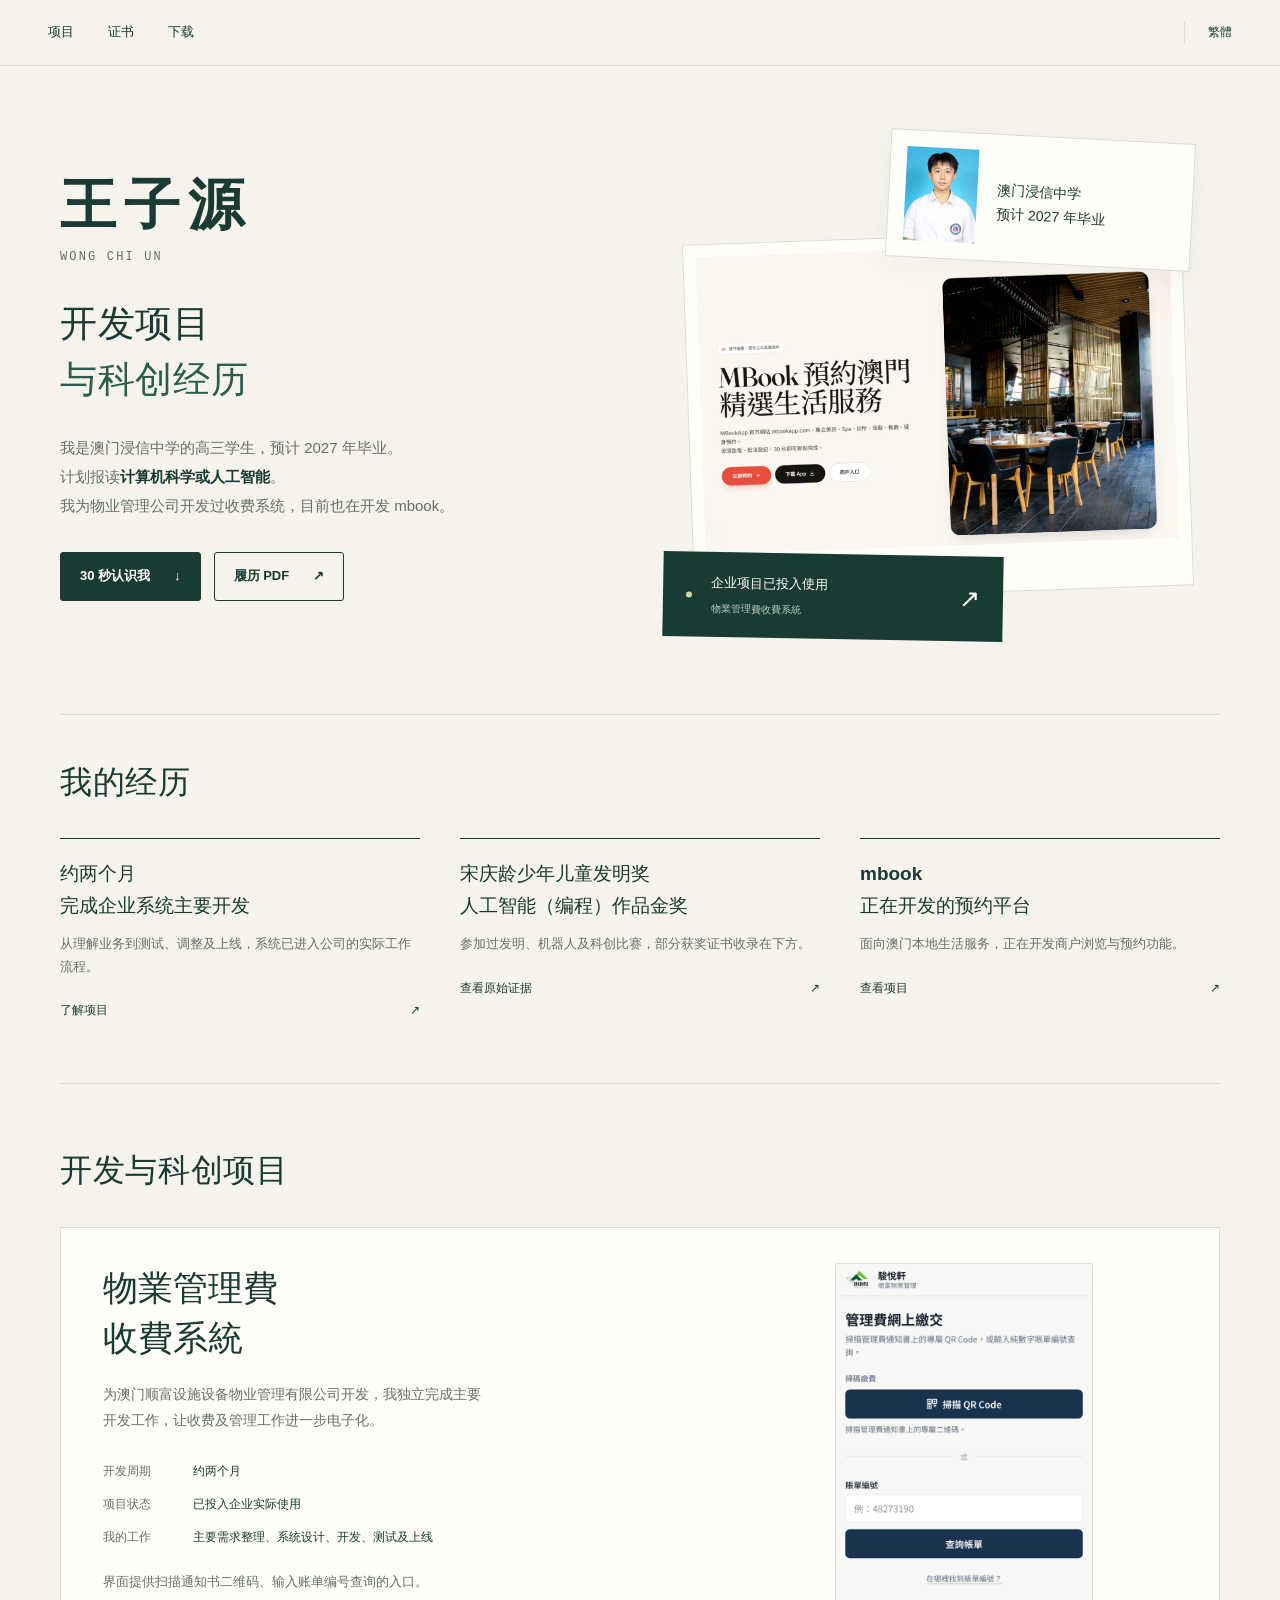
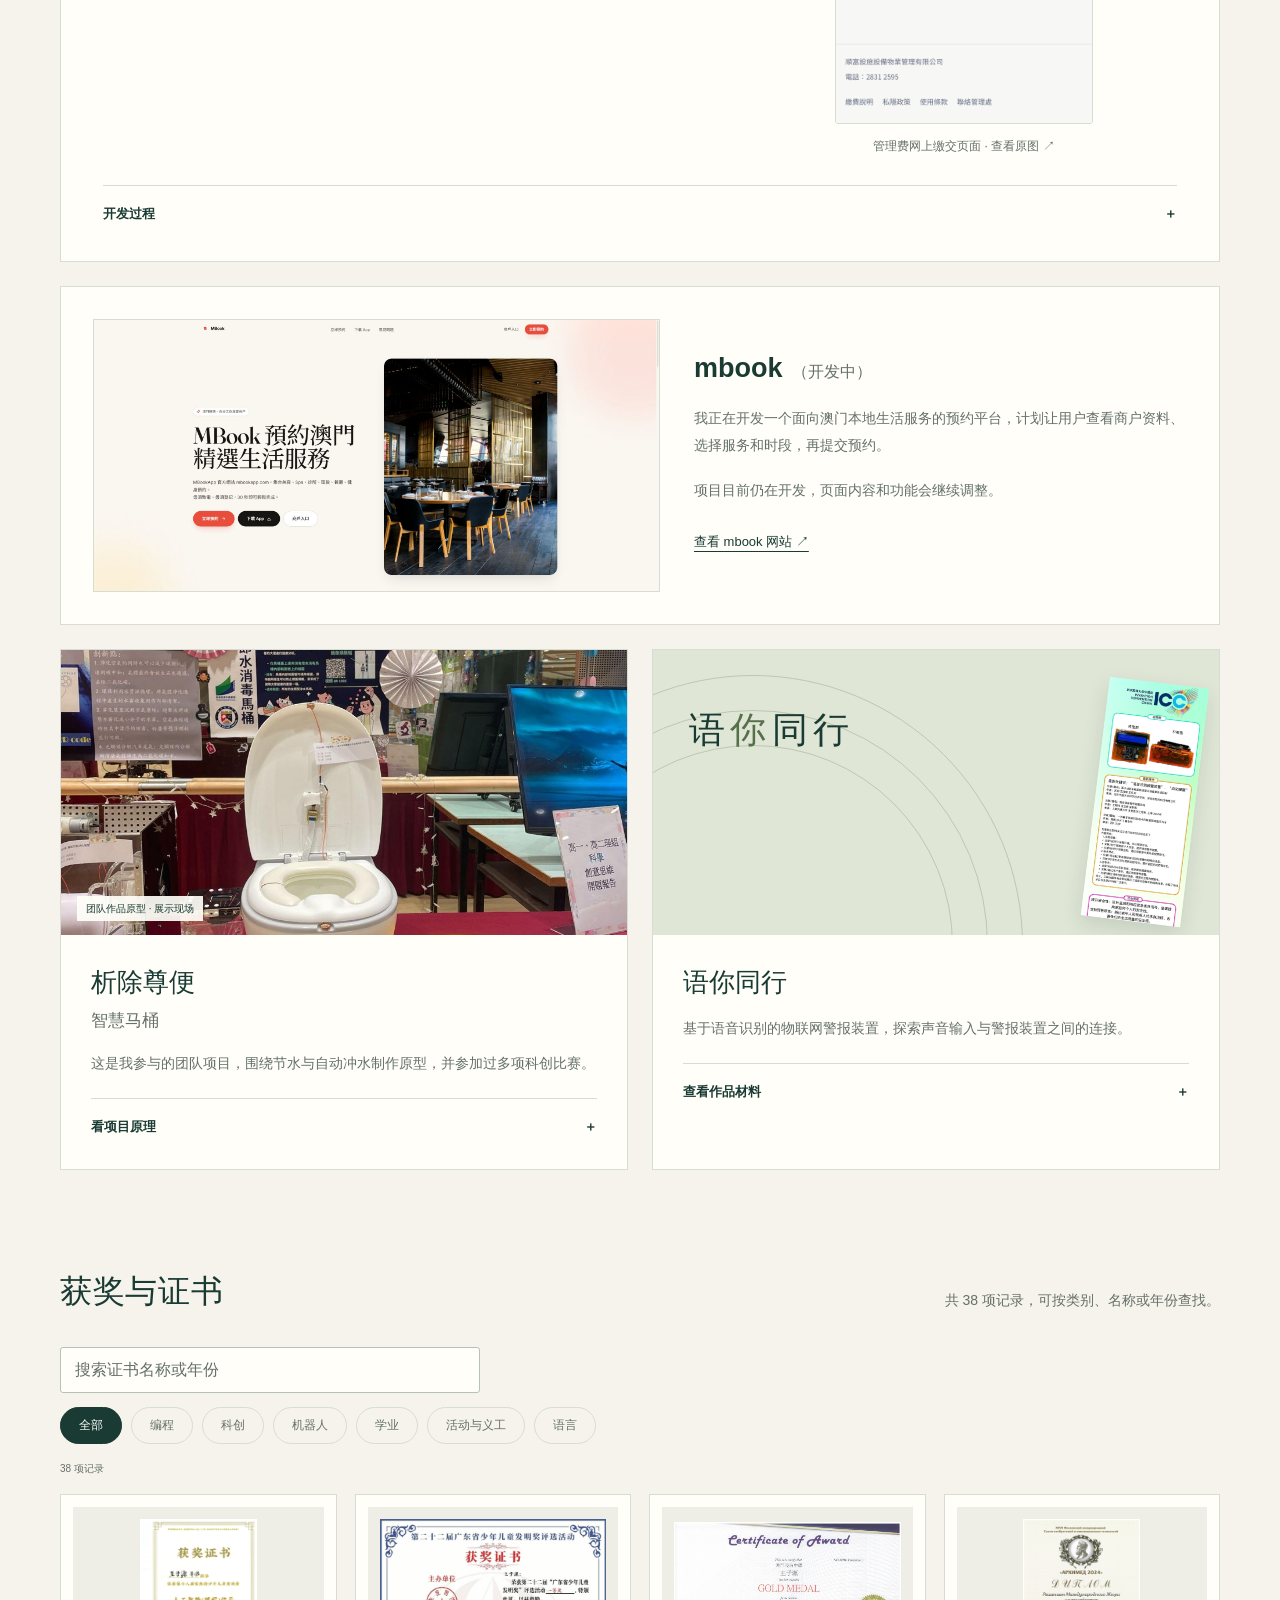
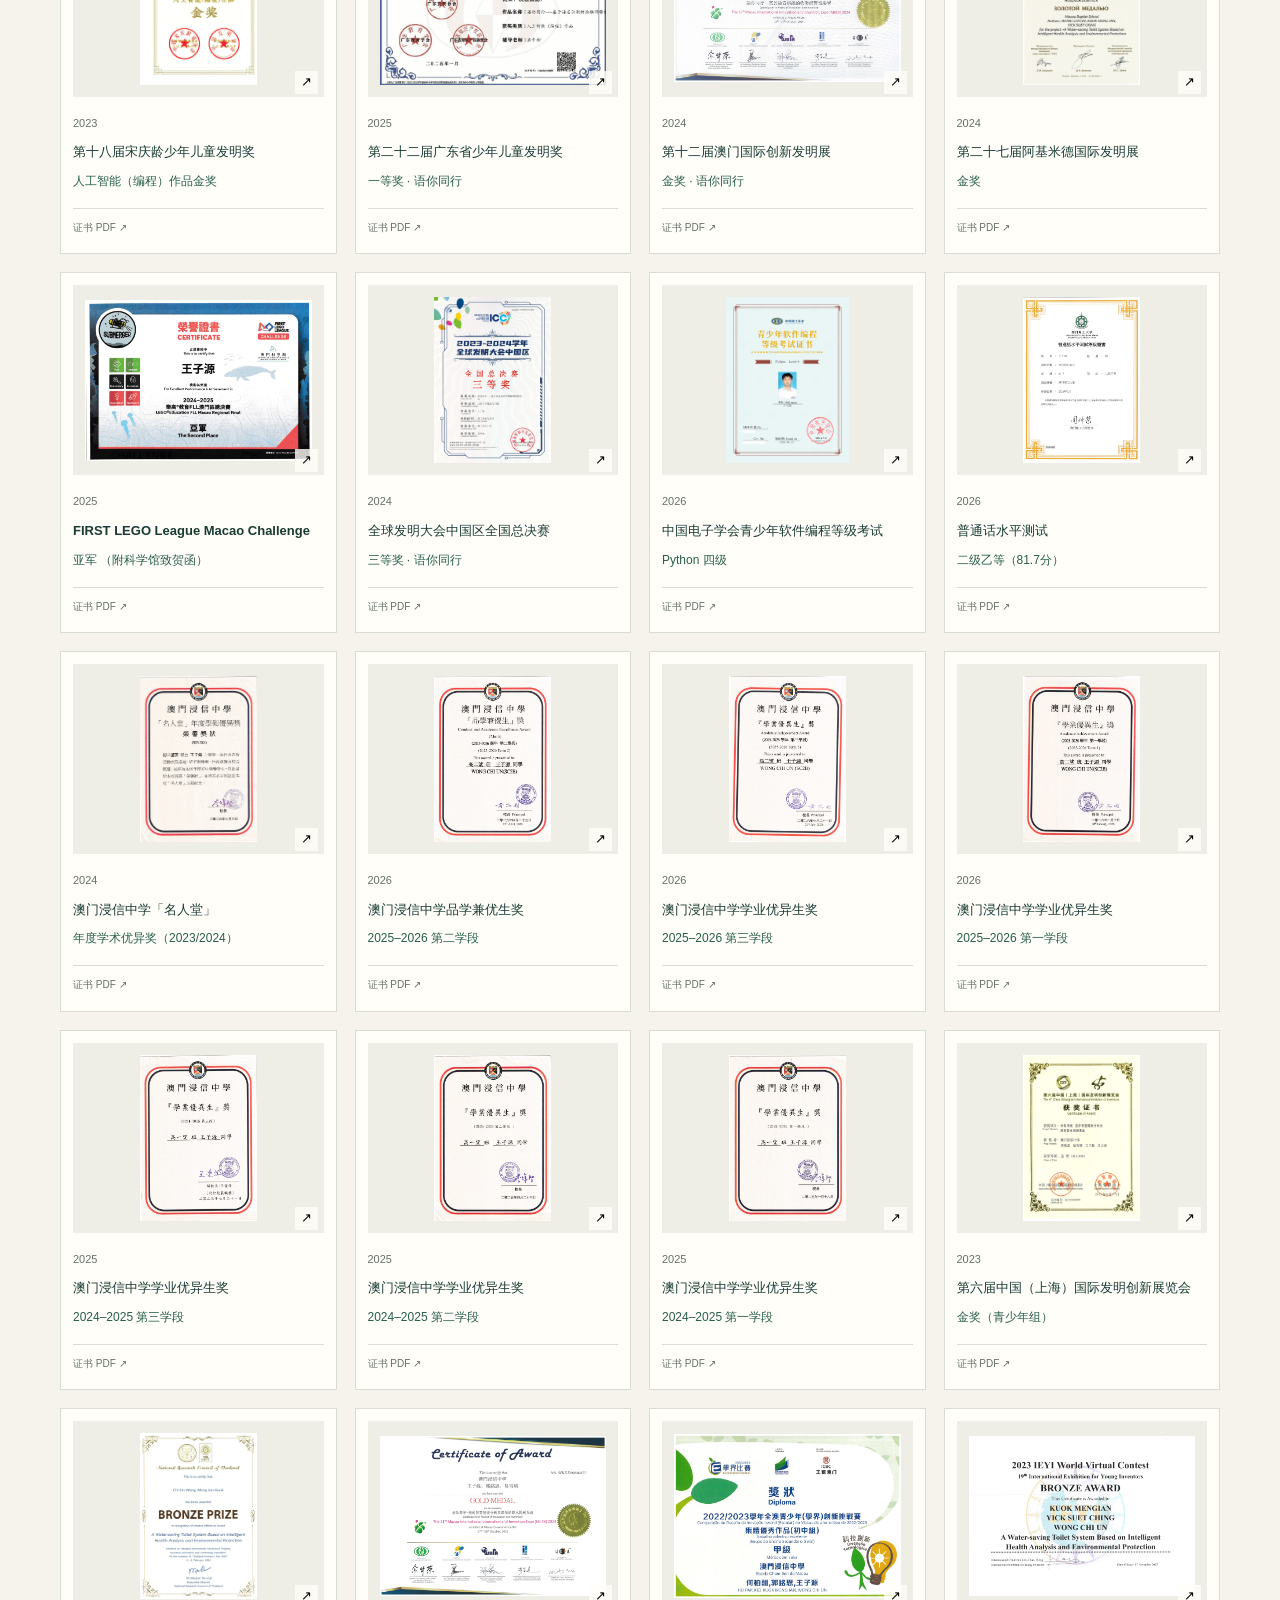
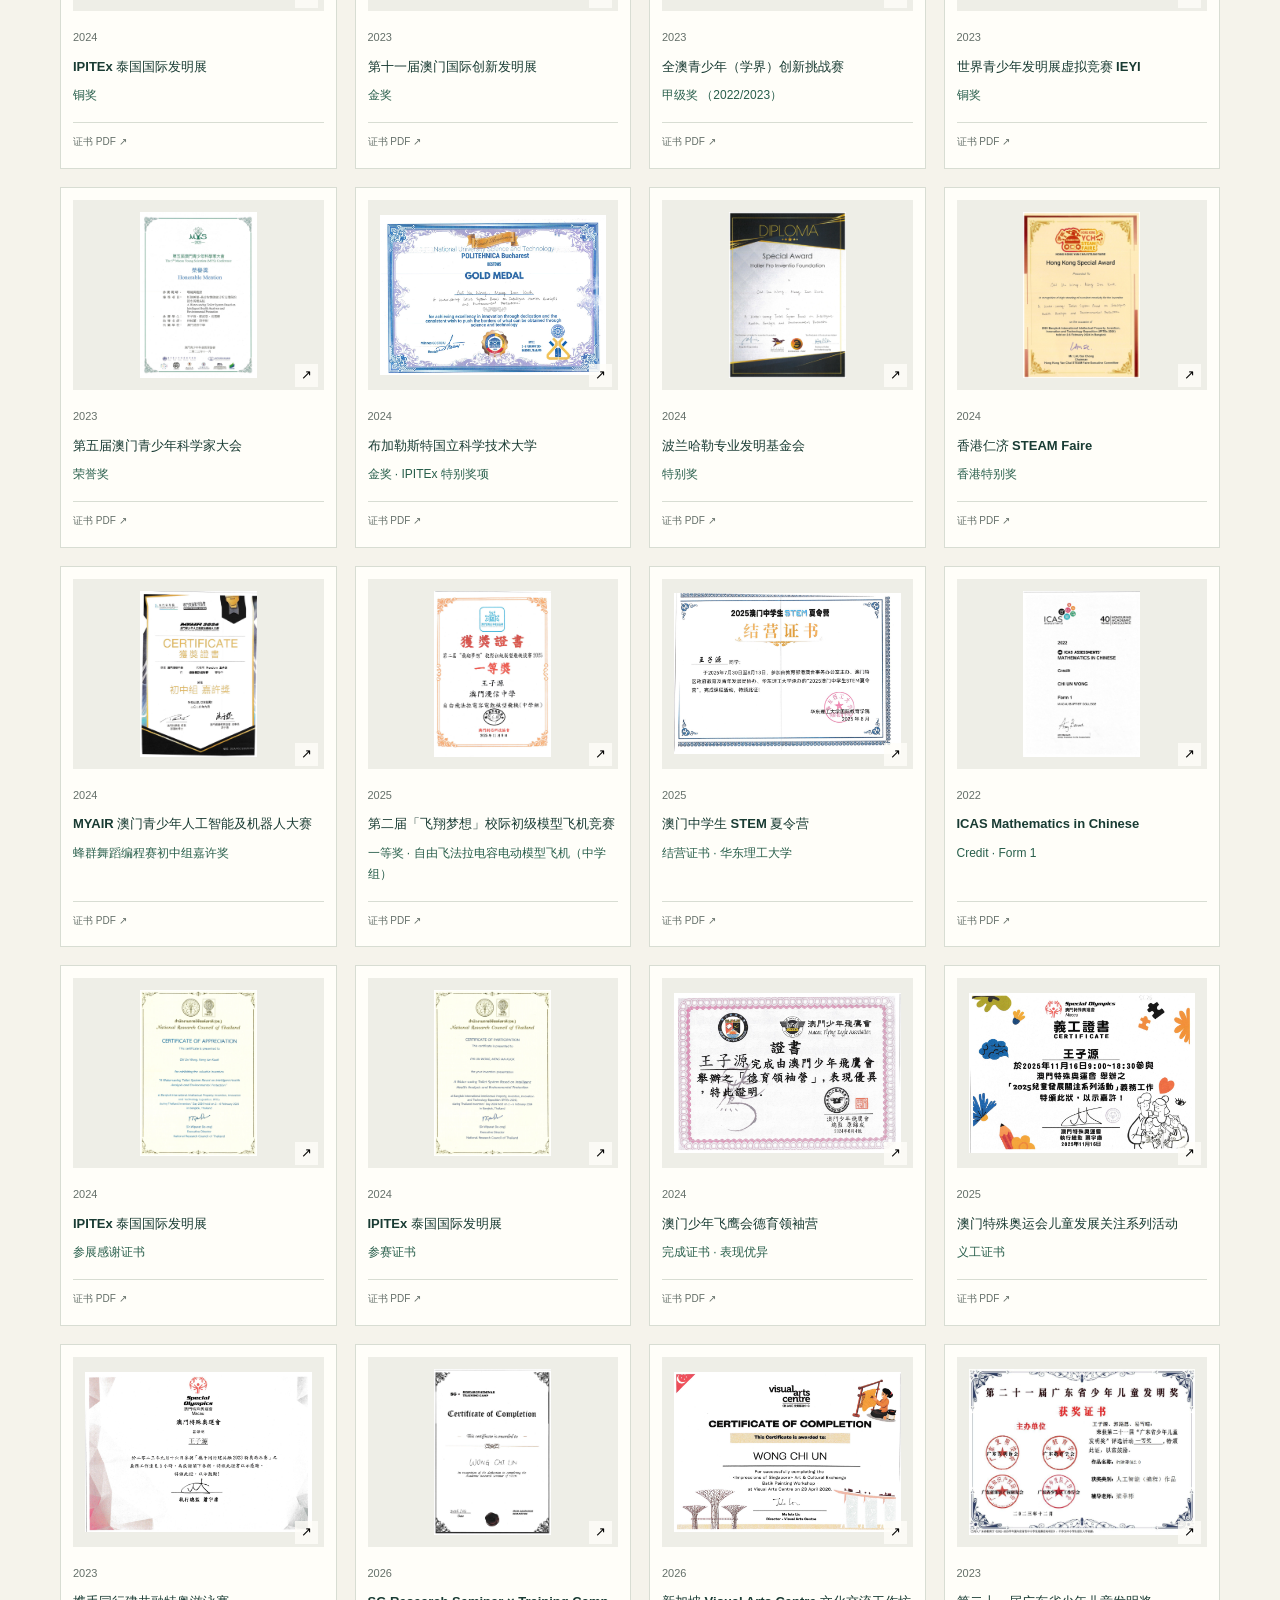
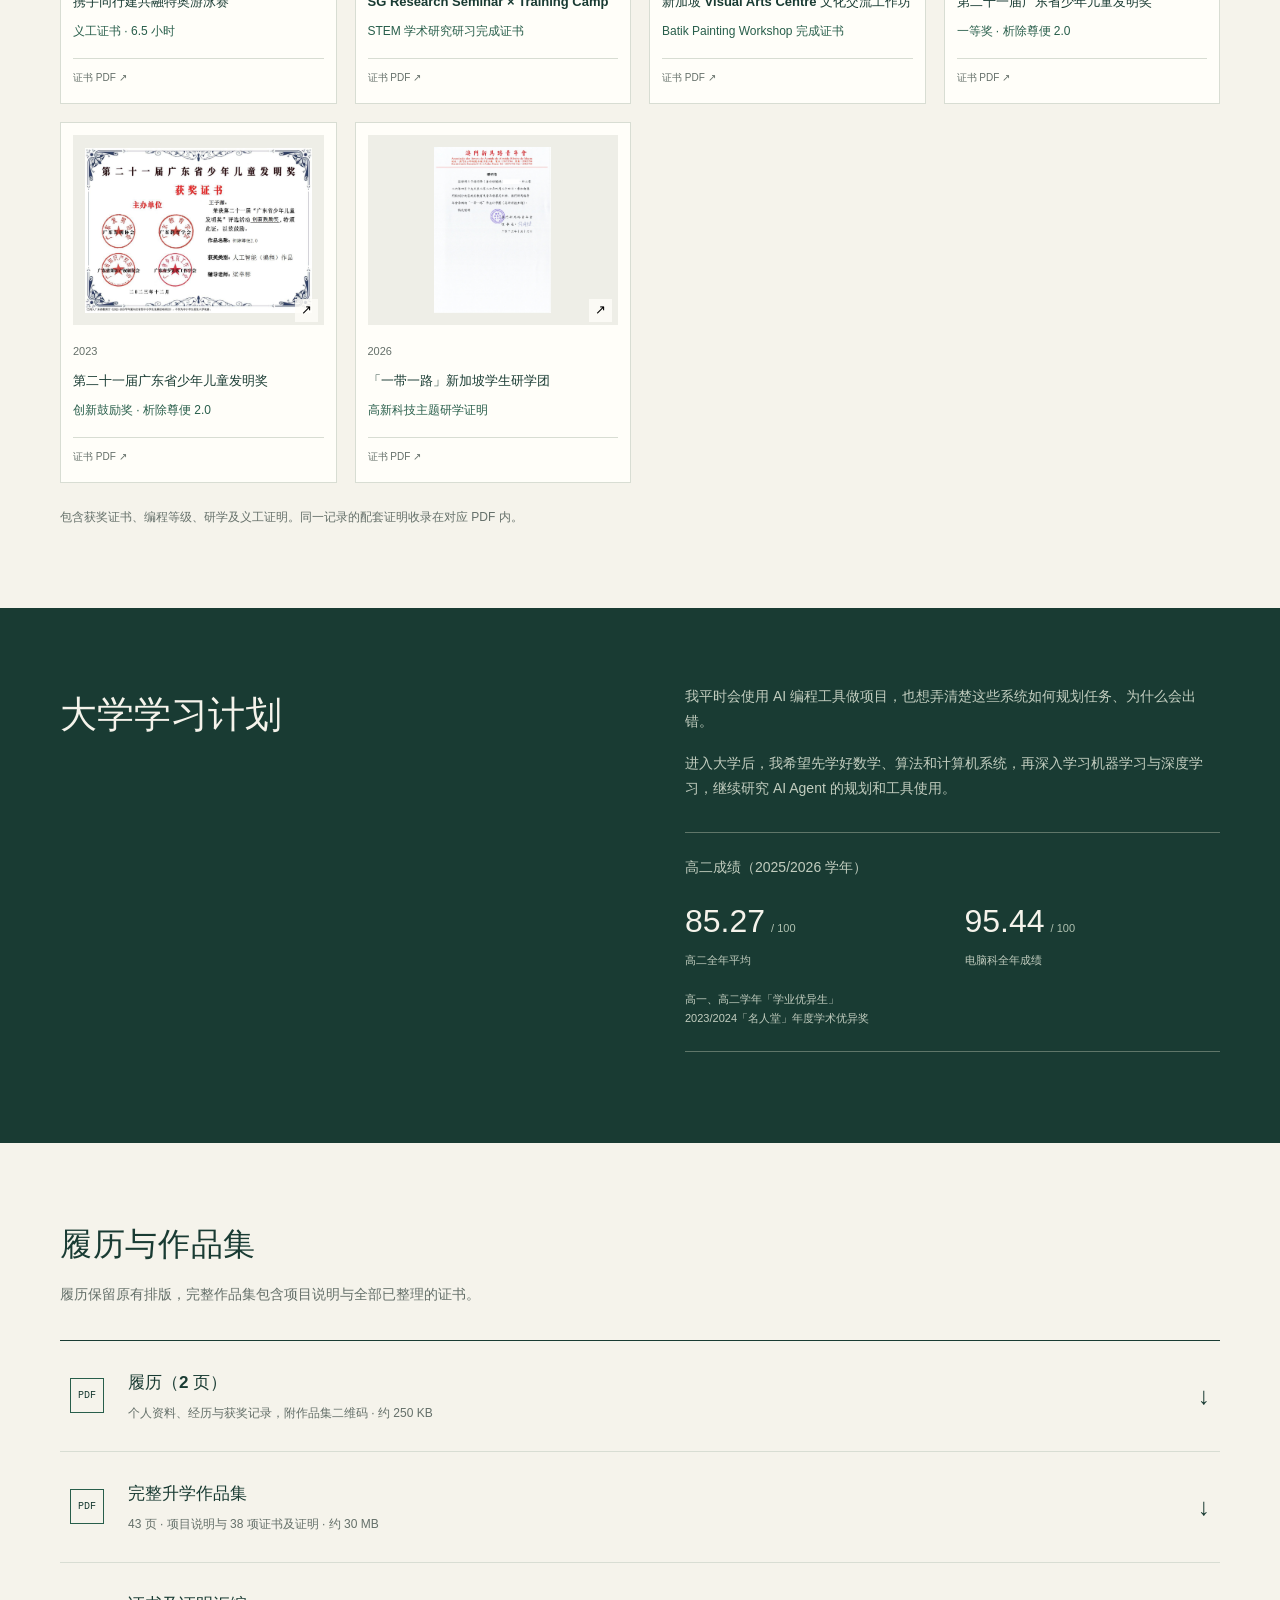
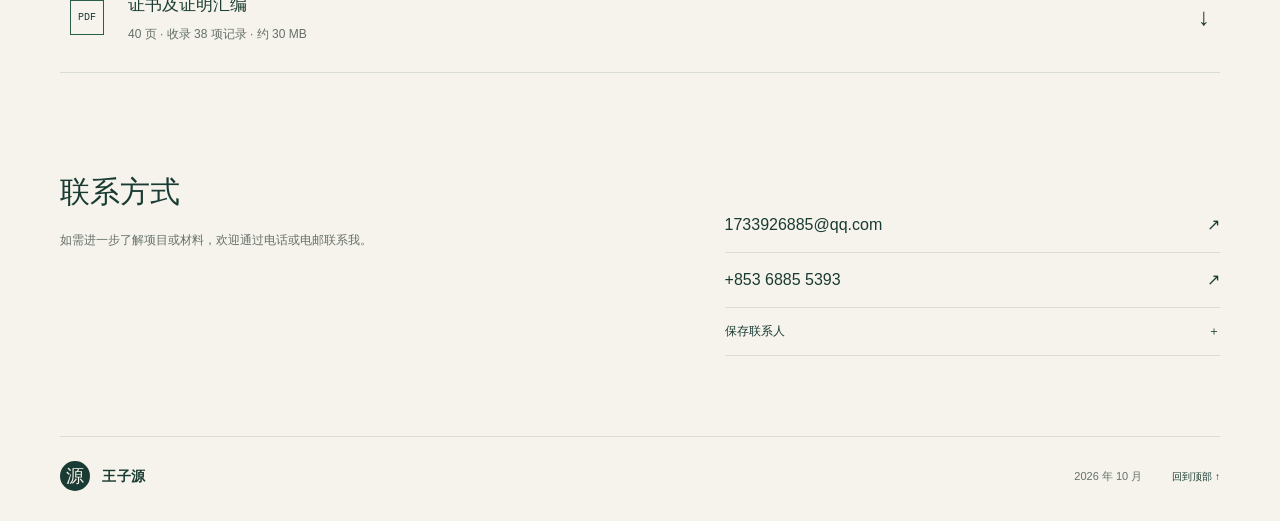
<file: index.html>
<!DOCTYPE html>

<html lang="zh-Hans">
<head>
<meta charset="utf-8"/><meta content="width=device-width, initial-scale=1" name="viewport"/>
<meta content="noindex,nofollow" name="robots"/><meta content="strict-origin-when-cross-origin" name="referrer"/>
<meta content="王子源，澳门浸信中学高三学生。开发项目、科创经历与获奖材料，包含物业管理费收费系统及开发中的 mbook。" name="description"/>
<meta content="#193b33" name="theme-color"/><title>王子源 · 计算机科学与人工智能作品集</title>
<link href="assets/favicon.svg" rel="icon" type="image/svg+xml"/><link href="style.css?v=header-7" rel="stylesheet"/>
</head>
<body>
<a class="skip" href="#main">跳到正文</a>
<header class="header"><nav aria-label="主导航"><a href="#projects">项目</a><a href="#evidence">证书</a><a href="#download">下载</a></nav><a class="language" href="index-hant.html" lang="zh-Hant">繁體</a></header>
<main id="main">
<section class="hero section-wrap">
<div class="hero-copy"><div class="mobile-identity"><h1>王子源<span class="english-name">WONG CHI UN</span></h1><img alt="王子源的学生证件照" class="mobile-portrait" height="196" src="assets/portrait.jpg" width="150"/></div><h2>开发项目<br/><em>与科创经历</em></h2><p class="intro">我是澳门浸信中学的高三学生，预计 2027 年毕业。<br/>计划报读<strong>计算机科学或人工智能</strong>。<br/>我为物业管理公司开发过收费系统，目前也在开发 mbook。</p><div class="actions"><a class="button primary" href="#snapshot">30 秒认识我 <span>↓</span></a><a class="button subtle" href="downloads/resume.pdf?v=submit-13" rel="noopener" target="_blank">履历 PDF <span>↗</span></a></div></div>
<div class="hero-art"><div class="portrait-paper"><img alt="王子源的学生证件照" height="196" src="assets/portrait.jpg" width="150"/><div><strong>澳门浸信中学<br/>预计 2027 年毕业</strong></div></div><figure class="project-photo"><div class="hero-screen-crop"><img alt="mbook 开发中的预约平台网站首页" fetchpriority="high" height="978" src="assets/mbook-home.png" width="2038"/></div><figcaption>mbook 网站首页（开发中）</figcaption></figure><a class="launch-note" href="#billing"><span class="status-dot"></span><span>企业项目已投入使用<small>物業管理費收費系統</small></span><span class="launch-arrow">↗</span></a></div>
</section>
<section class="snapshot section-wrap" id="snapshot"><div class="section-heading"><h2>我的经历</h2></div><div class="snapshot-grid"><article><h3>约两个月<br/>完成企业系统主要开发</h3><p>从理解业务到测试、调整及上线，系统已进入公司的实际工作流程。</p><a href="#billing">了解项目 <span>↗</span></a></article><article><h3>宋庆龄少年儿童发明奖<br/>人工智能（编程）作品金奖</h3><p>参加过发明、机器人及科创比赛，部分获奖证书收录在下方。</p><a href="#evidence">查看原始证据 <span>↗</span></a></article><article><h3>mbook<br/>正在开发的预约平台</h3><p>面向澳门本地生活服务，正在开发商户浏览与预约功能。</p><a href="#mbook">查看项目 <span>↗</span></a></article></div></section>
<section class="projects section-wrap" id="projects"><div class="section-heading split"><div><h2>开发与科创项目</h2></div></div>
<article class="billing project" id="billing"><div class="billing-grid"><div><h3>物業管理費<br/>收費系統</h3><p class="project-description">为澳门顺富设施设备物业管理有限公司开发，我独立完成主要开发工作，让收费及管理工作进一步电子化。</p><dl class="facts"><div><dt>开发周期</dt><dd>约两个月</dd></div><div><dt>项目状态</dt><dd>已投入企业实际使用</dd></div><div><dt>我的工作</dt><dd>主要需求整理、系统设计、开发、测试及上线</dd></div></dl><p class="screen-description">界面提供扫描通知书二维码、输入账单编号查询的入口。</p></div><figure class="billing-shot">
<a aria-label="查看管理费软件完整截图" href="assets/billing-mobile.png" rel="noopener" target="_blank">
<div class="billing-shot-window"><img alt="管理费网上缴交页面，包含扫描二维码及按账单编号查询入口" height="2868" loading="lazy" src="assets/billing-mobile.png" width="1320"/></div>
</a>
<figcaption><a href="assets/billing-mobile.png" rel="noopener" target="_blank">管理费网上缴交页面 · 查看原图 ↗</a></figcaption>
</figure></div><details><summary>开发过程 <span>＋</span></summary><div class="process"><ol><li><div><strong>需求讨论</strong><p>与公司人员沟通，整理日常收费及管理工作需要的功能。</p></div></li><li><div><strong>系统设计与开发</strong><p>完成主要设计和程序开发，再进行测试和修改。</p></div></li><li><div><strong>上线与调整</strong><p>系统投入公司使用，并按实际工作需要调整。</p></div></li></ol><p class="source-note">公司开发证明及推荐信可于现场提供。</p></div></details></article><article class="mbook-project project" id="mbook">
<div class="mbook-grid">
<figure class="mbook-screen"><a aria-label="打开 mbook 网站" href="https://mbookapp.com/" rel="noopener" target="_blank"><img alt="mbook 网站首页，介绍澳门生活服务预约平台" height="978" loading="lazy" src="assets/mbook-home.png" width="2038"/></a></figure>
<div class="mbook-copy">
<h3>mbook<span>（开发中）</span></h3>
<p>我正在开发一个面向澳门本地生活服务的预约平台，计划让用户查看商户资料、选择服务和时段，再提交预约。</p>
<p>项目目前仍在开发，页面内容和功能会继续调整。</p>
<a class="mbook-link" href="https://mbookapp.com/" rel="noopener" target="_blank">查看 mbook 网站 ↗</a>
</div>
</div>
</article>
<div class="project-pair"><article class="project ai-project"><figure><img alt="智慧马桶原型在展览现场展示" height="1000" loading="lazy" src="assets/prototype.jpg" width="800"/><figcaption>团队作品原型 · 展示现场</figcaption></figure><div class="project-body"><h3>析除尊便<br/><span>智慧马桶</span></h3><p>这是我参与的团队项目，围绕节水与自动冲水制作原型，并参加过多项科创比赛。</p><details><summary>看项目原理 <span>＋</span></summary><p>原型模拟识别后的冲水决策，并以声音模拟冲水。简报中的设计用水量属于原型方案描述。</p><p>我作为团队成员参与此项目；部分比赛证书以团队及作品名颁发。</p></details></div></article>
<article class="project voice-project"><div class="voice-art"><span class="signal signal-one"></span><span class="signal signal-two"></span><span class="signal signal-three"></span><div class="voice-word">语<span>你</span>同行</div><img alt="语你同行的原始作品展板，包括语音识别与装置原型" height="700" loading="lazy" src="assets/voice-board.jpg" width="270"/></div><div class="project-body"><h3>语你同行</h3><p>基于语音识别的物联网警报装置，探索声音输入与警报装置之间的连接。</p><details><summary>查看作品材料 <span>＋</span></summary><p>原始展板与证书共同记录作品。点击下方材料可放大阅读。</p><a href="assets/voice-poster.jpg" rel="noopener" target="_blank">打开原始作品展板 ↗</a></details></div></article></div>
</section>
<section class="evidence section-wrap" id="evidence"><div class="section-heading split"><div><h2>获奖与证书</h2></div><p>共 38 项记录，可按类别、名称或年份查找。</p></div><div class="certificate-controls"><input aria-controls="award-grid" aria-label="搜索证书名称或年份" autocomplete="off" id="certificate-search" placeholder="搜索证书名称或年份" type="search"/><div aria-label="筛选证据" class="filters" role="group"><button aria-pressed="true" class="active" data-filter="all" type="button">全部</button><button aria-pressed="false" data-filter="编程" type="button">编程</button><button aria-pressed="false" data-filter="科创" type="button">科创</button><button aria-pressed="false" data-filter="机器人" type="button">机器人</button><button aria-pressed="false" data-filter="学业" type="button">学业</button><button aria-pressed="false" data-filter="活动与义工" type="button">活动与义工</button><button aria-pressed="false" data-filter="语言" type="button">语言</button></div></div><p aria-live="polite" class="result-count" id="result-count">38 项记录</p><div class="award-grid" id="award-grid"></div><p class="evidence-note">包含获奖证书、编程等级、研学及义工证明。同一记录的配套证明收录在对应 PDF 内。</p></section>
<section class="direction" id="direction"><div class="section-wrap direction-grid"><div><h2>大学学习计划</h2></div><div class="direction-copy"><p>我平时会使用 AI 编程工具做项目，也想弄清楚这些系统如何规划任务、为什么会出错。</p><p>进入大学后，我希望先学好数学、算法和计算机系统，再深入学习机器学习与深度学习，继续研究 AI Agent 的规划和工具使用。</p><div class="academic"><h3 class="academic-heading">高二成绩（2025/2026 学年）</h3><div><strong>85.27<small>/ 100</small></strong><span>高二全年平均</span></div><div><strong>95.44<small>/ 100</small></strong><span>电脑科全年成绩</span></div><p>高一、高二学年「学业优异生」<br/>2023/2024「名人堂」年度学术优异奖</p></div></div></div></section>
<section class="download section-wrap" id="download"><div class="section-heading"><h2>履历与作品集</h2><p>履历保留原有排版，完整作品集包含项目说明与全部已整理的证书。</p></div><div class="download-list"><a href="downloads/resume.pdf?v=submit-13" rel="noopener" target="_blank"><span class="file-icon">PDF</span><span><strong>履历（2 页）</strong><small>个人资料、经历与获奖记录，附作品集二维码 · 约 250 KB</small></span><span class="download-arrow">↓</span></a><a href="downloads/portfolio.pdf?v=submit-13" rel="noopener" target="_blank"><span class="file-icon">PDF</span><span><strong>完整升学作品集</strong><small>43 页 · 项目说明与 38 项证书及证明 · 约 30 MB</small></span><span class="download-arrow">↓</span></a><a href="downloads/certificates.pdf?v=submit-11" rel="noopener" target="_blank"><span class="file-icon">PDF</span><span><strong>证书及证明汇编</strong><small>40 页 · 收录 38 项记录 · 约 30 MB</small></span><span class="download-arrow">↓</span></a></div></section>
<section class="contact section-wrap" id="contact"><div><h2>联系方式</h2><p>如需进一步了解项目或材料，欢迎通过电话或电邮联系我。</p></div><div class="contact-details"><a href="mailto:1733926885@qq.com">1733926885@qq.com <span>↗</span></a><a href="tel:+85368855393">+853 6885 5393 <span>↗</span></a><a class="save-contact" download="" href="downloads/wong-chi-un.vcf?v=final-8">保存联系人 <span>＋</span></a></div></section>
</main>
<footer class="footer section-wrap"><a class="brand" href="#main"><span class="brand-icon">源</span>王子源</a><p>2026 年 10 月</p><a href="#main">回到顶部 ↑</a></footer>
<div class="mobile-cta"><a href="downloads/resume.pdf?v=submit-13" rel="noopener" target="_blank">查看履历 PDF</a><a href="#contact">联系我 ↗</a></div>
<dialog id="evidence-dialog"><div class="dialog-head"><p id="dialog-title"></p><button aria-label="关闭证书" id="close-dialog">×</button></div><img alt="" id="dialog-image"/><div class="dialog-actions"><a class="button primary" id="dialog-download" rel="noopener" target="_blank">打开证书 PDF ↗</a><a class="button subtle" id="dialog-original" rel="noopener" target="_blank">查看原图 ↗</a></div></dialog>
<script src="app.js?v=submit-11"></script>
</body></html>
</file>
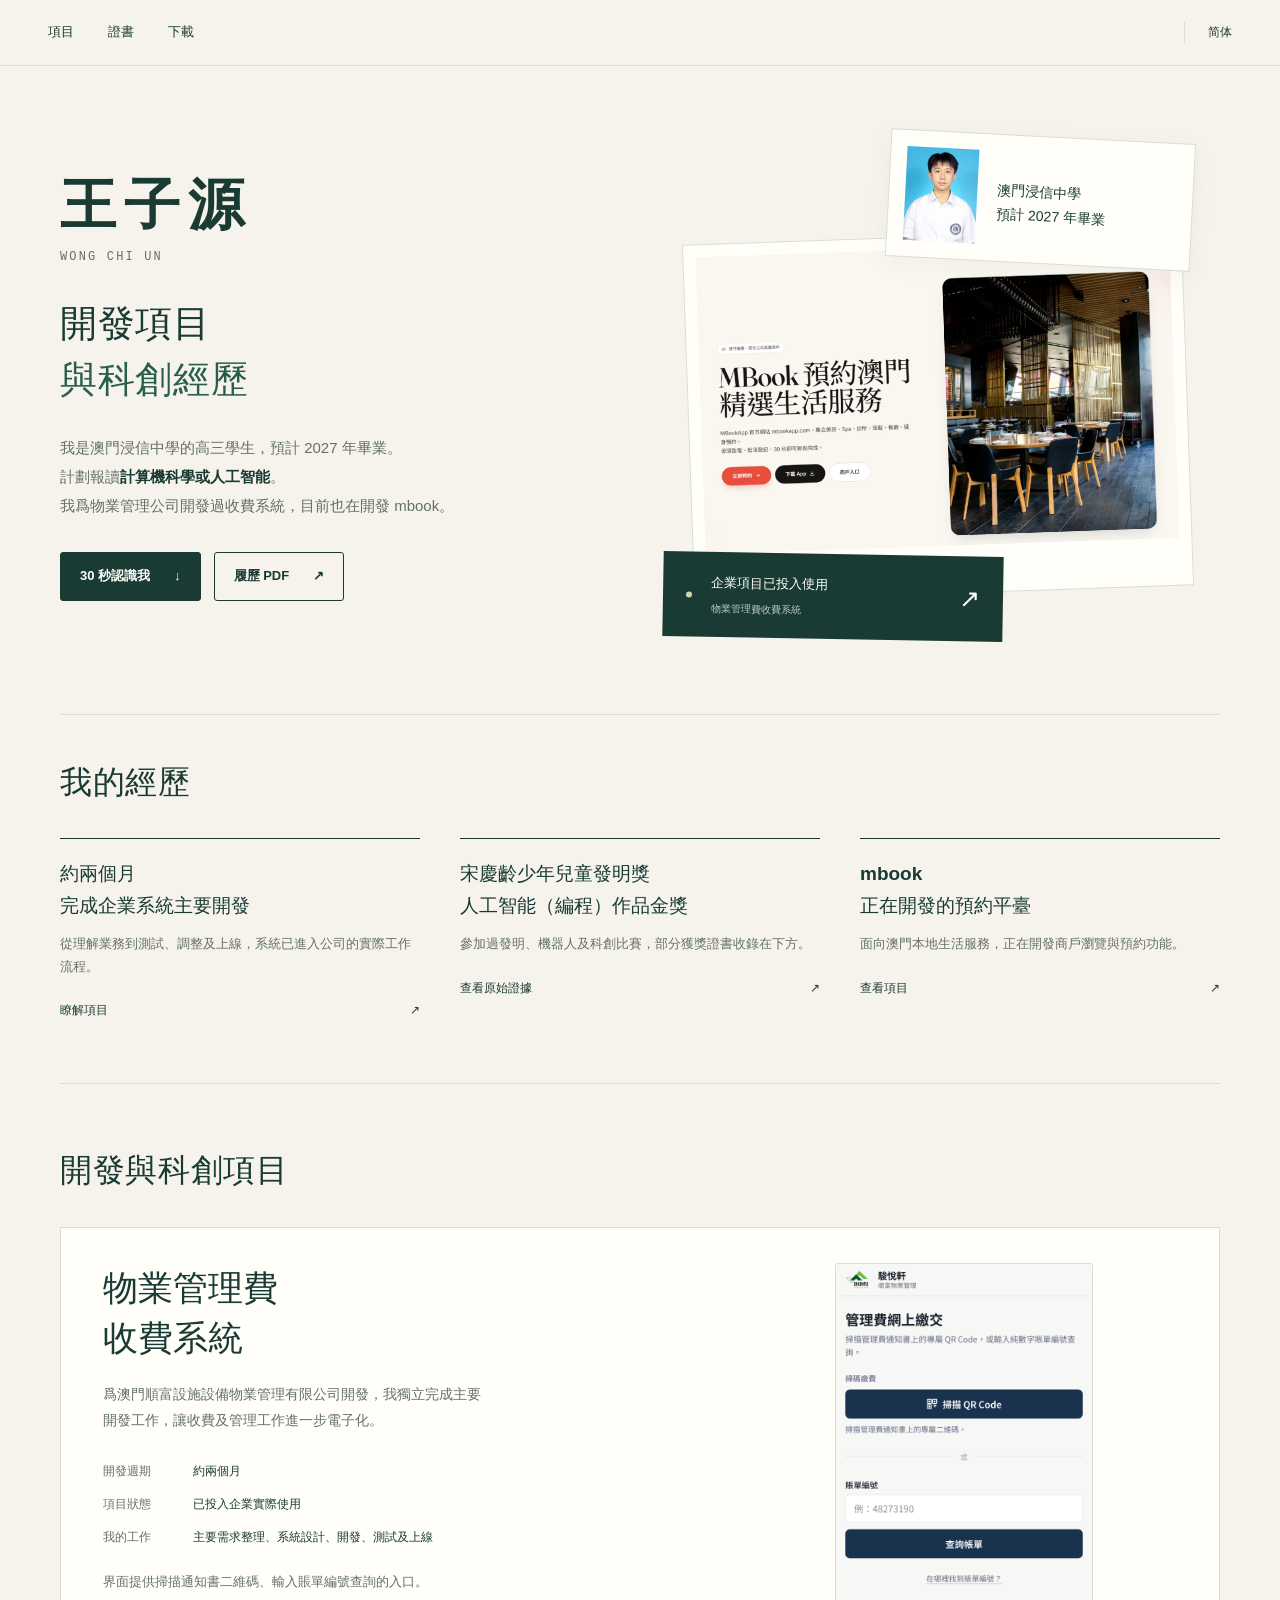
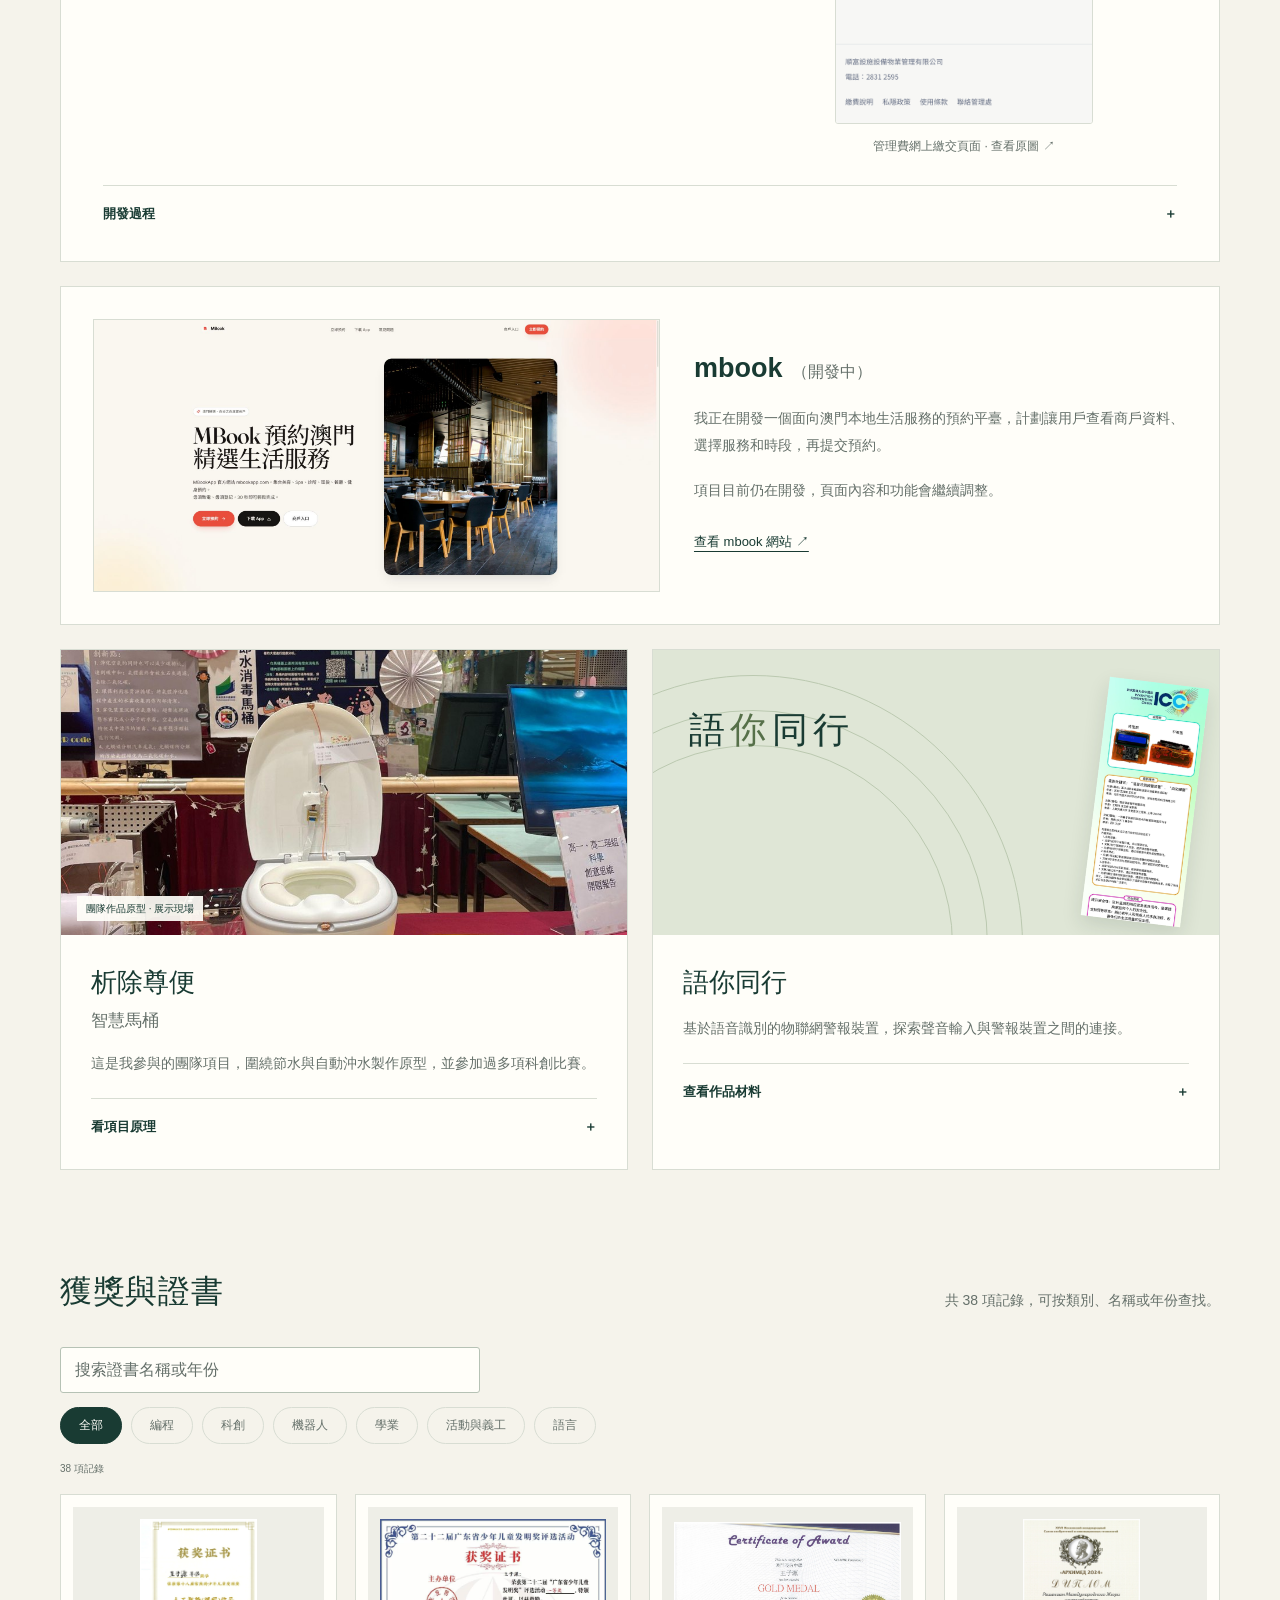
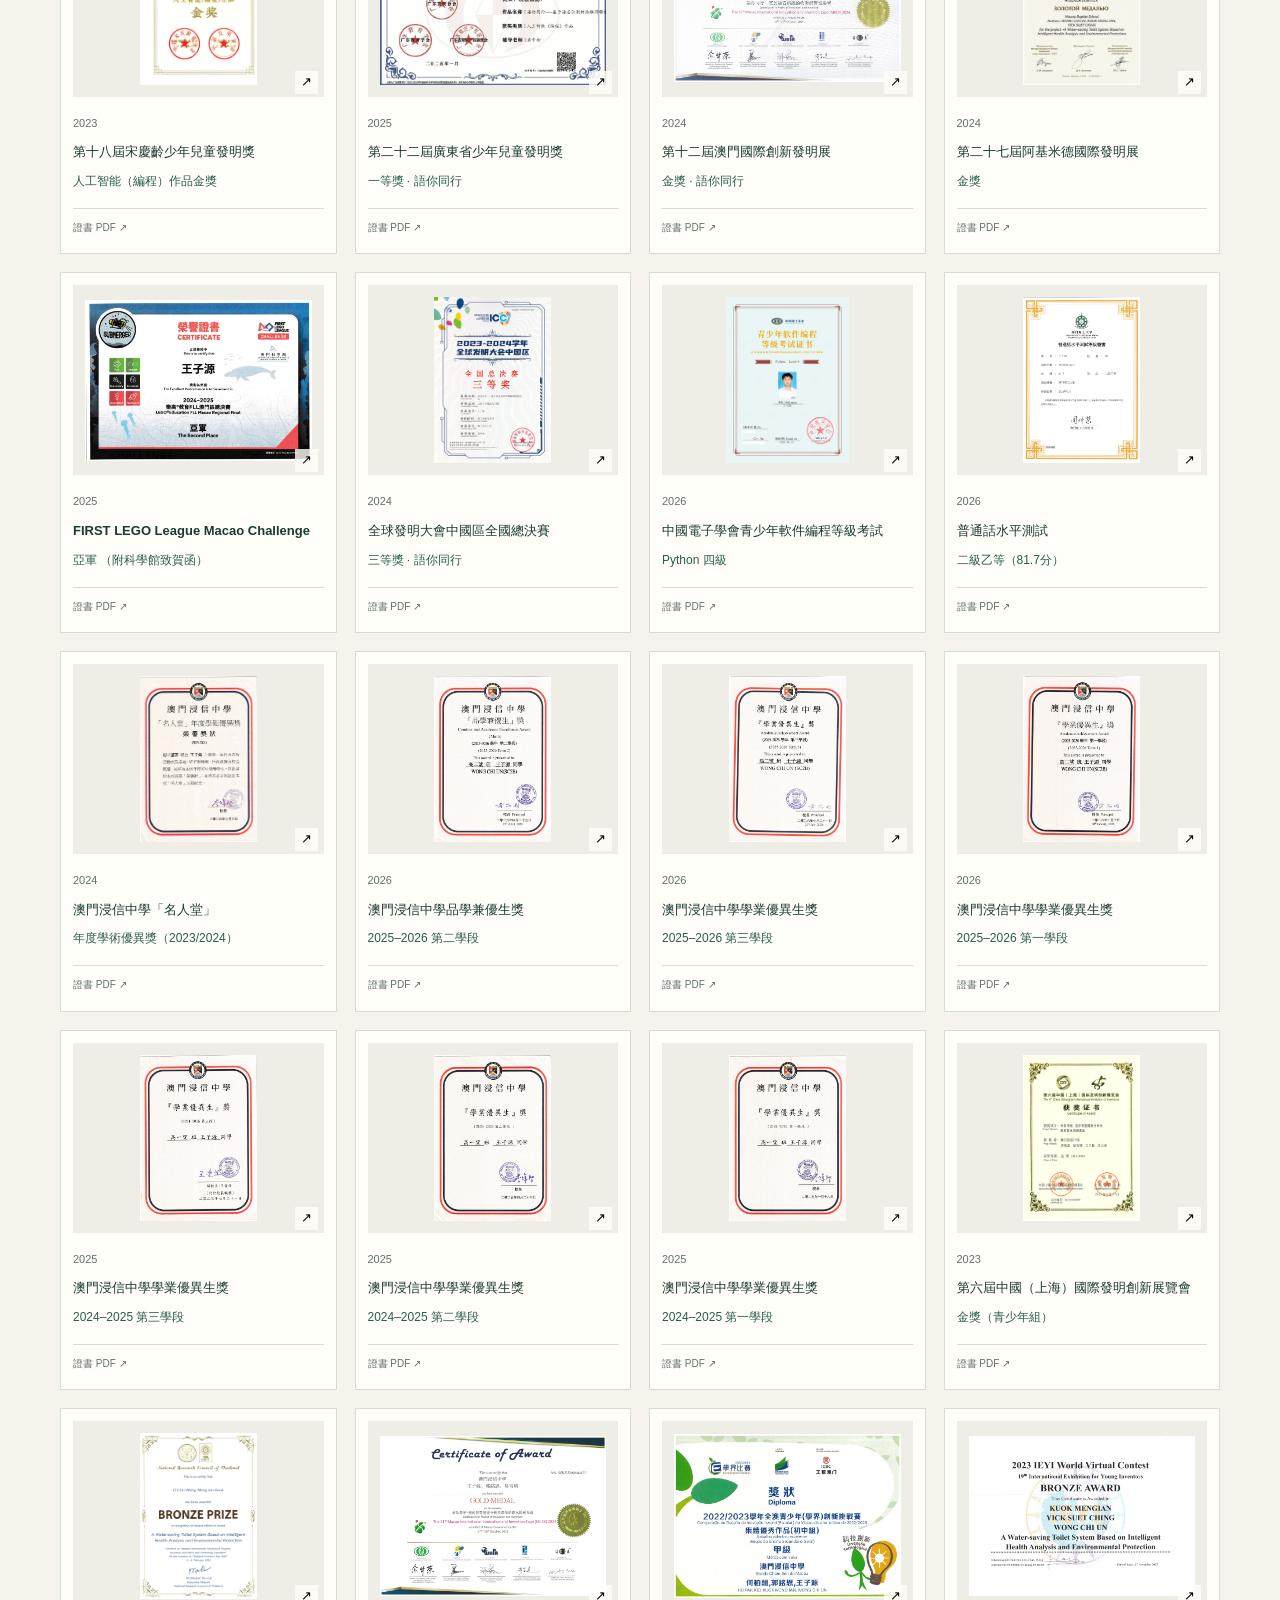
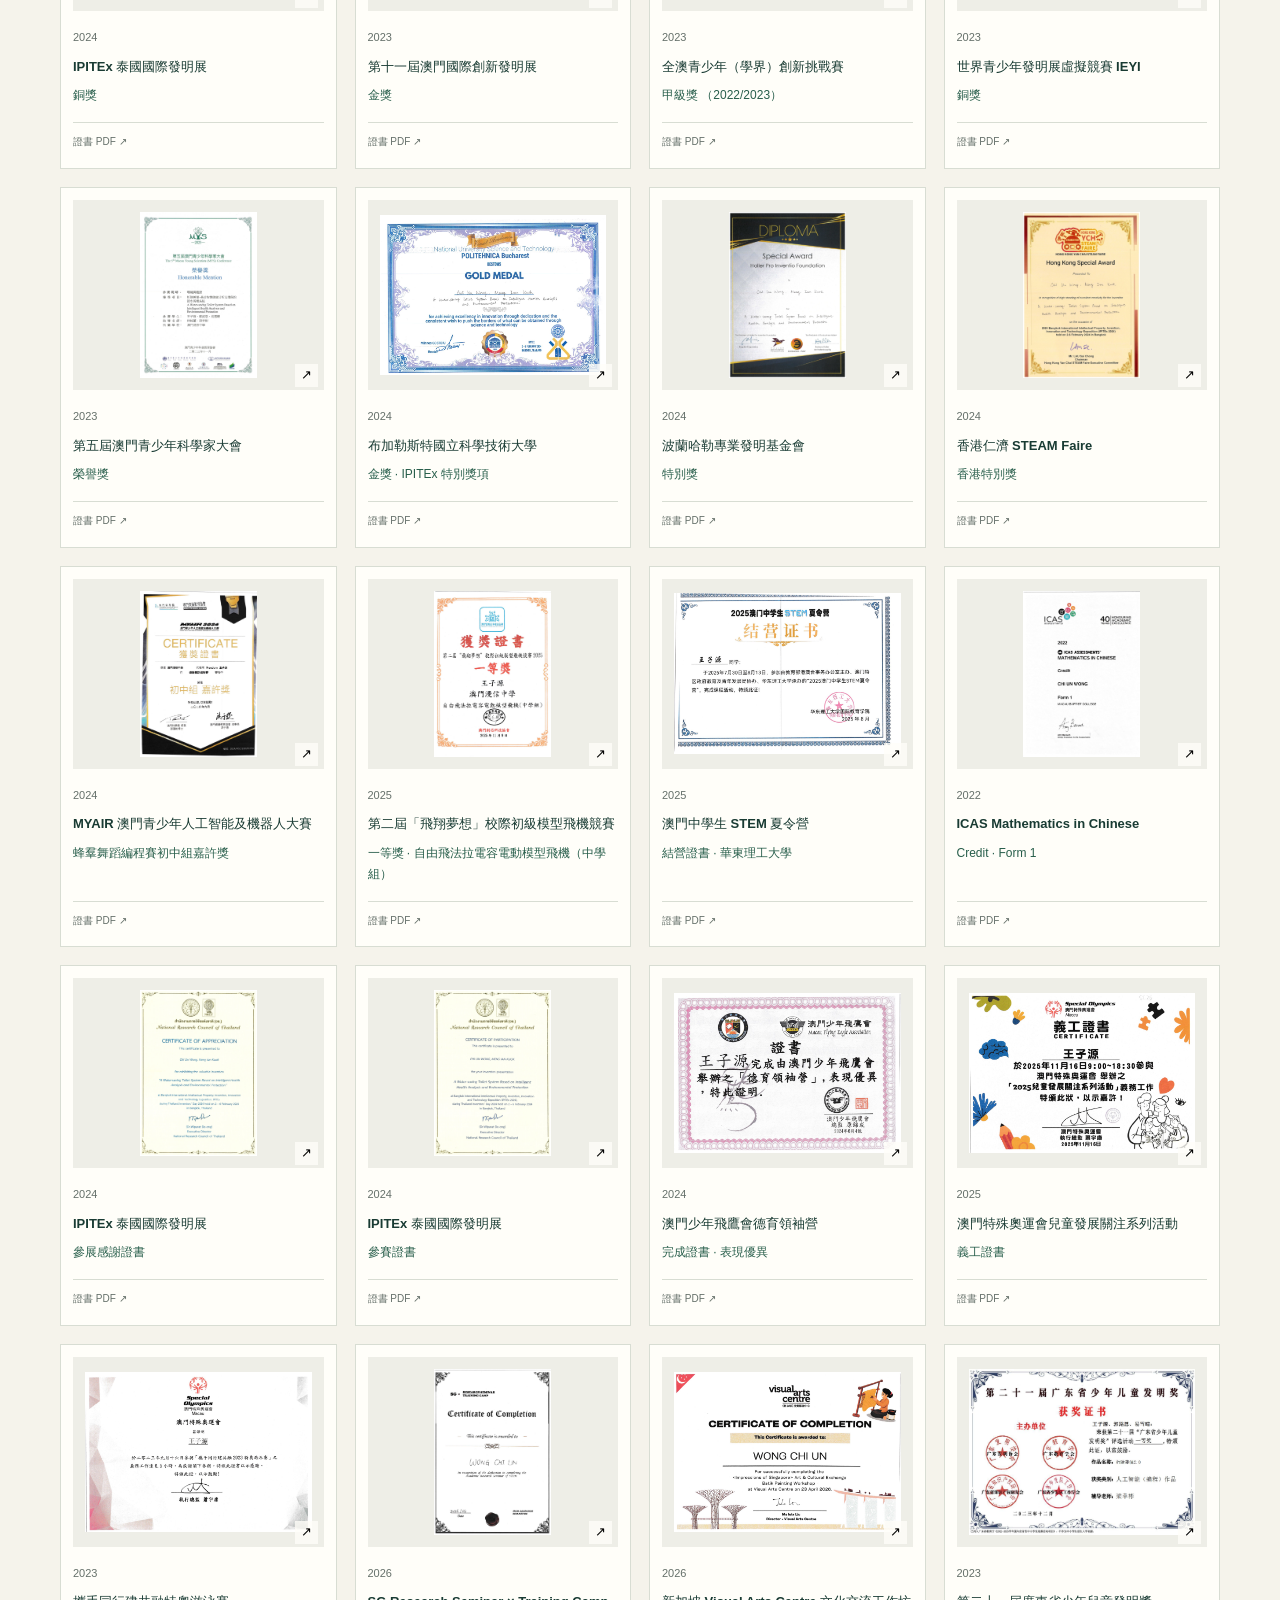
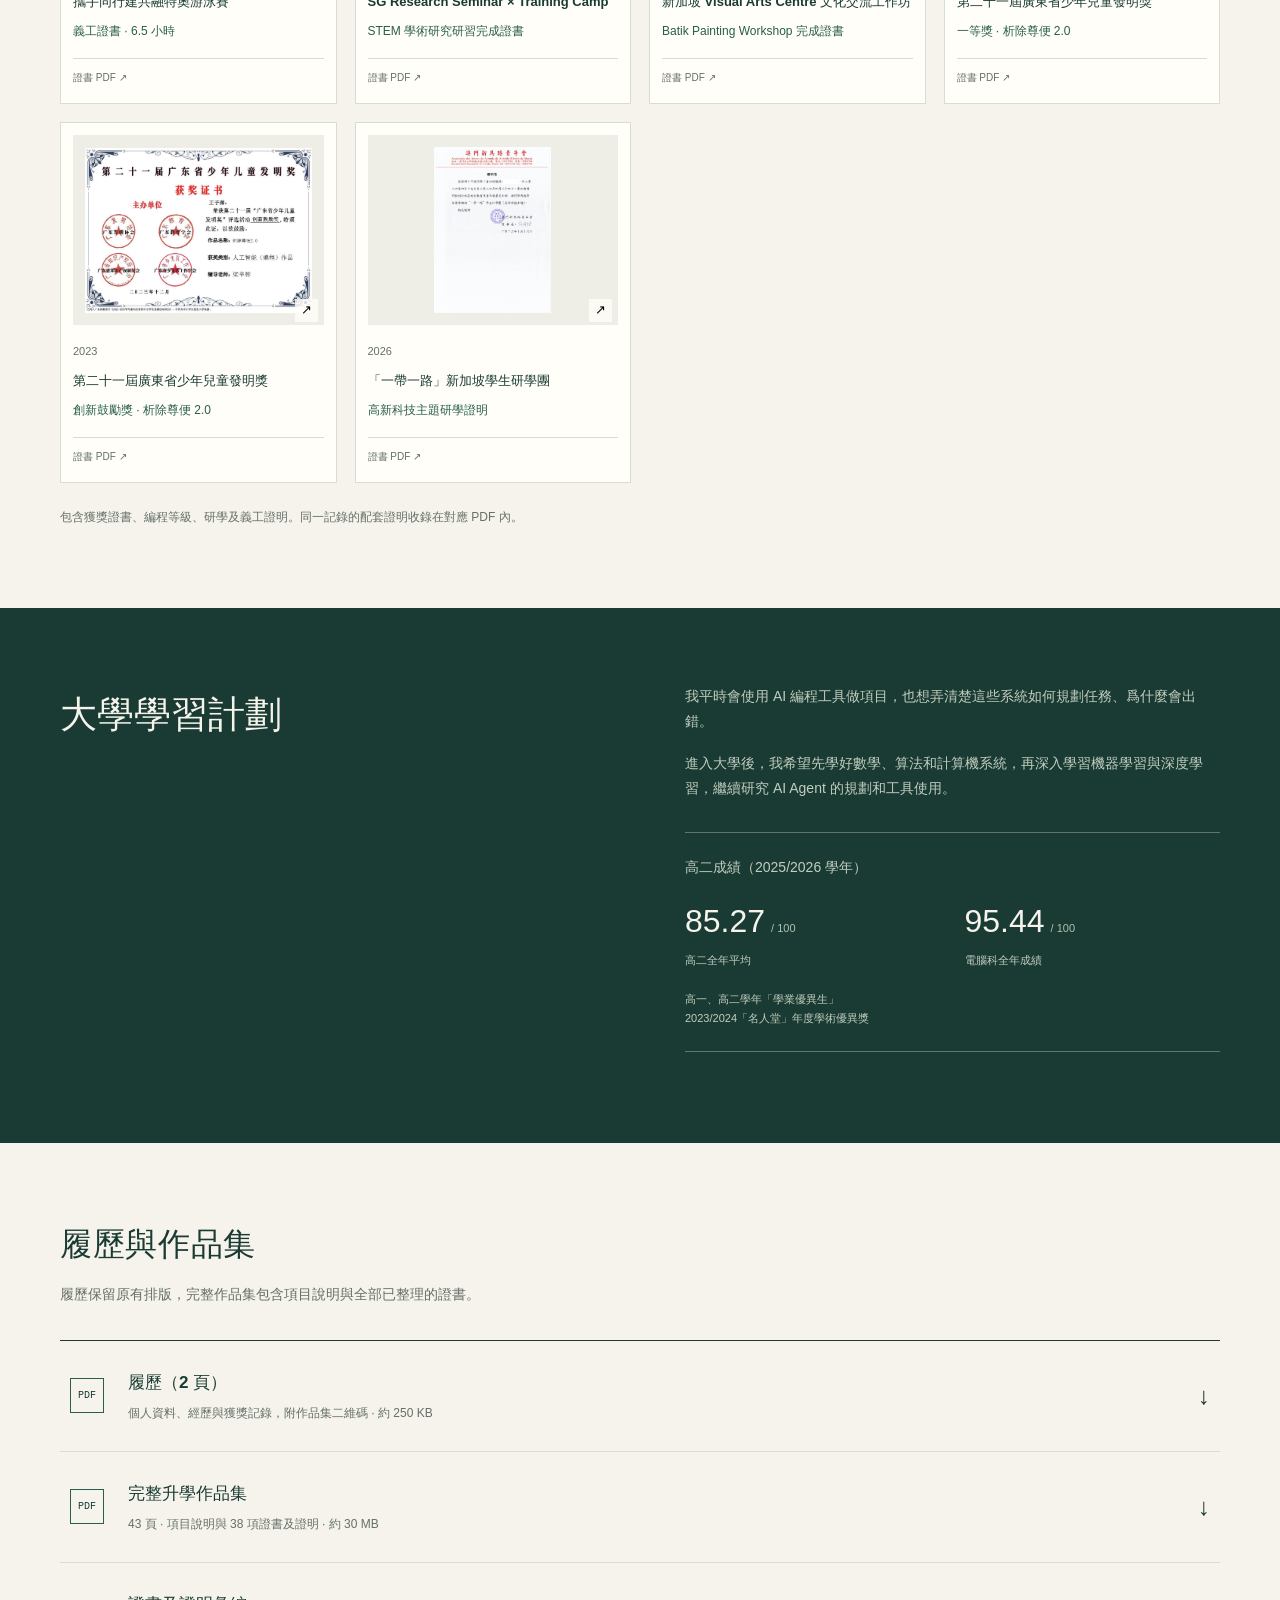
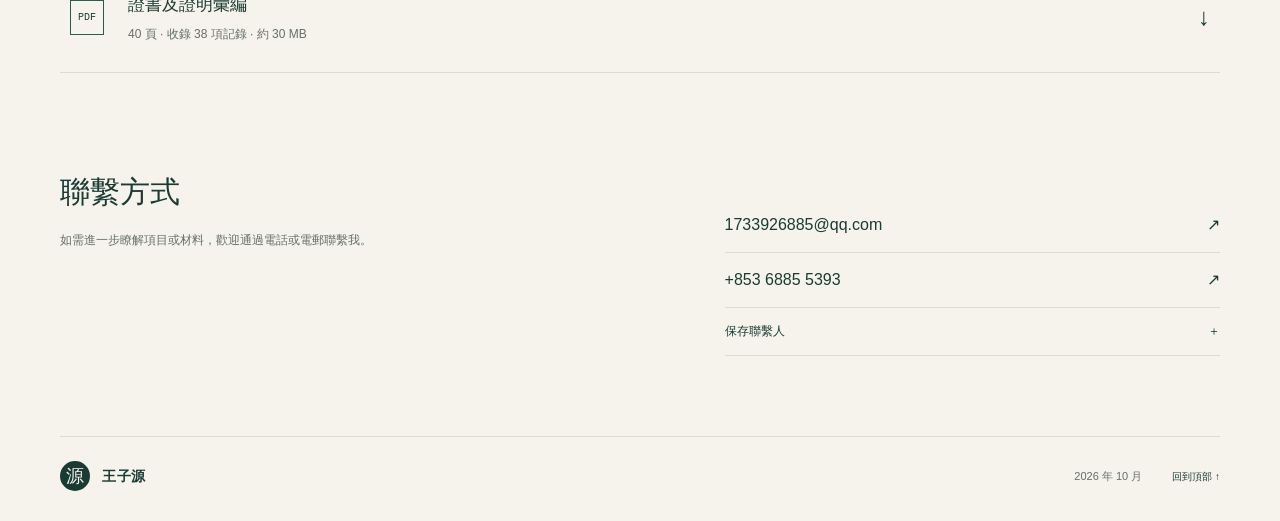
<file: index-hant.html>
<!DOCTYPE html>

<html lang="zh-Hant">
<head>
<meta charset="utf-8"/><meta content="width=device-width, initial-scale=1" name="viewport"/>
<meta content="noindex,nofollow" name="robots"/><meta content="strict-origin-when-cross-origin" name="referrer"/>
<meta content="王子源，澳門浸信中學高三學生。開發項目、科創經歷與獲獎材料，包含物業管理費收費系統及開發中的 mbook。" name="description"/>
<meta content="#193b33" name="theme-color"/><title>王子源 · 計算機科學與人工智能作品集</title>
<link href="assets/favicon.svg" rel="icon" type="image/svg+xml"/><link href="style.css?v=header-7" rel="stylesheet"/>
</head>
<body>
<a class="skip" href="#main">跳到正文</a>
<header class="header"><nav aria-label="主導航"><a href="#projects">項目</a><a href="#evidence">證書</a><a href="#download">下載</a></nav><a href="index.html" class="language" lang="zh-Hans">简体</a></header>
<main id="main">
<section class="hero section-wrap">
<div class="hero-copy"><div class="mobile-identity"><h1>王子源<span class="english-name">WONG CHI UN</span></h1><img alt="王子源的學生證件照" class="mobile-portrait" height="196" src="assets/portrait.jpg" width="150"/></div><h2>開發項目<br/><em>與科創經歷</em></h2><p class="intro">我是澳門浸信中學的高三學生，預計 2027 年畢業。<br/>計劃報讀<strong>計算機科學或人工智能</strong>。<br/>我爲物業管理公司開發過收費系統，目前也在開發 mbook。</p><div class="actions"><a class="button primary" href="#snapshot">30 秒認識我 <span>↓</span></a><a class="button subtle" href="downloads/resume.pdf?v=submit-13" rel="noopener" target="_blank">履歷 PDF <span>↗</span></a></div></div>
<div class="hero-art"><div class="portrait-paper"><img alt="王子源的學生證件照" height="196" src="assets/portrait.jpg" width="150"/><div><strong>澳門浸信中學<br/>預計 2027 年畢業</strong></div></div><figure class="project-photo"><div class="hero-screen-crop"><img alt="mbook 開發中的預約平臺網站首頁" fetchpriority="high" height="978" src="assets/mbook-home.png" width="2038"/></div><figcaption>mbook 網站首頁（開發中）</figcaption></figure><a class="launch-note" href="#billing"><span class="status-dot"></span><span>企業項目已投入使用<small>物業管理費收費系統</small></span><span class="launch-arrow">↗</span></a></div>
</section>
<section class="snapshot section-wrap" id="snapshot"><div class="section-heading"><h2>我的經歷</h2></div><div class="snapshot-grid"><article><h3>約兩個月<br/>完成企業系統主要開發</h3><p>從理解業務到測試、調整及上線，系統已進入公司的實際工作流程。</p><a href="#billing">瞭解項目 <span>↗</span></a></article><article><h3>宋慶齡少年兒童發明獎<br/>人工智能（編程）作品金獎</h3><p>參加過發明、機器人及科創比賽，部分獲獎證書收錄在下方。</p><a href="#evidence">查看原始證據 <span>↗</span></a></article><article><h3>mbook<br/>正在開發的預約平臺</h3><p>面向澳門本地生活服務，正在開發商戶瀏覽與預約功能。</p><a href="#mbook">查看項目 <span>↗</span></a></article></div></section>
<section class="projects section-wrap" id="projects"><div class="section-heading split"><div><h2>開發與科創項目</h2></div></div>
<article class="billing project" id="billing"><div class="billing-grid"><div><h3>物業管理費<br/>收費系統</h3><p class="project-description">爲澳門順富設施設備物業管理有限公司開發，我獨立完成主要開發工作，讓收費及管理工作進一步電子化。</p><dl class="facts"><div><dt>開發週期</dt><dd>約兩個月</dd></div><div><dt>項目狀態</dt><dd>已投入企業實際使用</dd></div><div><dt>我的工作</dt><dd>主要需求整理、系統設計、開發、測試及上線</dd></div></dl><p class="screen-description">界面提供掃描通知書二維碼、輸入賬單編號查詢的入口。</p></div><figure class="billing-shot">
<a aria-label="查看管理費軟件完整截圖" href="assets/billing-mobile.png" rel="noopener" target="_blank">
<div class="billing-shot-window"><img alt="管理費網上繳交頁面，包含掃描二維碼及按賬單編號查詢入口" height="2868" loading="lazy" src="assets/billing-mobile.png" width="1320"/></div>
</a>
<figcaption><a href="assets/billing-mobile.png" rel="noopener" target="_blank">管理費網上繳交頁面 · 查看原圖 ↗</a></figcaption>
</figure></div><details><summary>開發過程 <span>＋</span></summary><div class="process"><ol><li><div><strong>需求討論</strong><p>與公司人員溝通，整理日常收費及管理工作需要的功能。</p></div></li><li><div><strong>系統設計與開發</strong><p>完成主要設計和程序開發，再進行測試和修改。</p></div></li><li><div><strong>上線與調整</strong><p>系統投入公司使用，並按實際工作需要調整。</p></div></li></ol><p class="source-note">公司開發證明及推薦信可於現場提供。</p></div></details></article><article class="mbook-project project" id="mbook">
<div class="mbook-grid">
<figure class="mbook-screen"><a aria-label="打開 mbook 網站" href="https://mbookapp.com/" rel="noopener" target="_blank"><img alt="mbook 網站首頁，介紹澳門生活服務預約平臺" height="978" loading="lazy" src="assets/mbook-home.png" width="2038"/></a></figure>
<div class="mbook-copy">
<h3>mbook<span>（開發中）</span></h3>
<p>我正在開發一個面向澳門本地生活服務的預約平臺，計劃讓用戶查看商戶資料、選擇服務和時段，再提交預約。</p>
<p>項目目前仍在開發，頁面內容和功能會繼續調整。</p>
<a class="mbook-link" href="https://mbookapp.com/" rel="noopener" target="_blank">查看 mbook 網站 ↗</a>
</div>
</div>
</article>
<div class="project-pair"><article class="project ai-project"><figure><img alt="智慧馬桶原型在展覽現場展示" height="1000" loading="lazy" src="assets/prototype.jpg" width="800"/><figcaption>團隊作品原型 · 展示現場</figcaption></figure><div class="project-body"><h3>析除尊便<br/><span>智慧馬桶</span></h3><p>這是我參與的團隊項目，圍繞節水與自動沖水製作原型，並參加過多項科創比賽。</p><details><summary>看項目原理 <span>＋</span></summary><p>原型模擬識別後的沖水決策，並以聲音模擬沖水。簡報中的設計用水量屬於原型方案描述。</p><p>我作爲團隊成員參與此項目；部分比賽證書以團隊及作品名頒發。</p></details></div></article>
<article class="project voice-project"><div class="voice-art"><span class="signal signal-one"></span><span class="signal signal-two"></span><span class="signal signal-three"></span><div class="voice-word">語<span>你</span>同行</div><img alt="語你同行的原始作品展板，包括語音識別與裝置原型" height="700" loading="lazy" src="assets/voice-board.jpg" width="270"/></div><div class="project-body"><h3>語你同行</h3><p>基於語音識別的物聯網警報裝置，探索聲音輸入與警報裝置之間的連接。</p><details><summary>查看作品材料 <span>＋</span></summary><p>原始展板與證書共同記錄作品。點擊下方材料可放大閱讀。</p><a href="assets/voice-poster.jpg" rel="noopener" target="_blank">打開原始作品展板 ↗</a></details></div></article></div>
</section>
<section class="evidence section-wrap" id="evidence"><div class="section-heading split"><div><h2>獲獎與證書</h2></div><p>共 38 項記錄，可按類別、名稱或年份查找。</p></div><div class="certificate-controls"><input aria-controls="award-grid" aria-label="搜索證書名稱或年份" autocomplete="off" id="certificate-search" placeholder="搜索證書名稱或年份" type="search"/><div aria-label="篩選證據" class="filters" role="group"><button aria-pressed="true" class="active" data-filter="all" type="button">全部</button><button aria-pressed="false" data-filter="编程" type="button">編程</button><button aria-pressed="false" data-filter="科创" type="button">科創</button><button aria-pressed="false" data-filter="机器人" type="button">機器人</button><button aria-pressed="false" data-filter="学业" type="button">學業</button><button aria-pressed="false" data-filter="活动与义工" type="button">活動與義工</button><button aria-pressed="false" data-filter="语言" type="button">語言</button></div></div><p aria-live="polite" class="result-count" id="result-count">38 項記錄</p><div class="award-grid" id="award-grid"></div><p class="evidence-note">包含獲獎證書、編程等級、研學及義工證明。同一記錄的配套證明收錄在對應 PDF 內。</p></section>
<section class="direction" id="direction"><div class="section-wrap direction-grid"><div><h2>大學學習計劃</h2></div><div class="direction-copy"><p>我平時會使用 AI 編程工具做項目，也想弄清楚這些系統如何規劃任務、爲什麼會出錯。</p><p>進入大學後，我希望先學好數學、算法和計算機系統，再深入學習機器學習與深度學習，繼續研究 AI Agent 的規劃和工具使用。</p><div class="academic"><h3 class="academic-heading">高二成績（2025/2026 學年）</h3><div><strong>85.27<small>/ 100</small></strong><span>高二全年平均</span></div><div><strong>95.44<small>/ 100</small></strong><span>電腦科全年成績</span></div><p>高一、高二學年「學業優異生」<br/>2023/2024「名人堂」年度學術優異獎</p></div></div></div></section>
<section class="download section-wrap" id="download"><div class="section-heading"><h2>履歷與作品集</h2><p>履歷保留原有排版，完整作品集包含項目說明與全部已整理的證書。</p></div><div class="download-list"><a href="downloads/resume.pdf?v=submit-13" rel="noopener" target="_blank"><span class="file-icon">PDF</span><span><strong>履歷（2 頁）</strong><small>個人資料、經歷與獲獎記錄，附作品集二維碼 · 約 250 KB</small></span><span class="download-arrow">↓</span></a><a href="downloads/portfolio.pdf?v=submit-13" rel="noopener" target="_blank"><span class="file-icon">PDF</span><span><strong>完整升學作品集</strong><small>43 頁 · 項目說明與 38 項證書及證明 · 約 30 MB</small></span><span class="download-arrow">↓</span></a><a href="downloads/certificates.pdf?v=submit-11" rel="noopener" target="_blank"><span class="file-icon">PDF</span><span><strong>證書及證明彙編</strong><small>40 頁 · 收錄 38 項記錄 · 約 30 MB</small></span><span class="download-arrow">↓</span></a></div></section>
<section class="contact section-wrap" id="contact"><div><h2>聯繫方式</h2><p>如需進一步瞭解項目或材料，歡迎通過電話或電郵聯繫我。</p></div><div class="contact-details"><a href="mailto:1733926885@qq.com">1733926885@qq.com <span>↗</span></a><a href="tel:+85368855393">+853 6885 5393 <span>↗</span></a><a class="save-contact" download="" href="downloads/wong-chi-un.vcf?v=final-8">保存聯繫人 <span>＋</span></a></div></section>
</main>
<footer class="footer section-wrap"><a class="brand" href="#main"><span class="brand-icon">源</span>王子源</a><p>2026 年 10 月</p><a href="#main">回到頂部 ↑</a></footer>
<div class="mobile-cta"><a href="downloads/resume.pdf?v=submit-13" rel="noopener" target="_blank">查看履歷 PDF</a><a href="#contact">聯繫我 ↗</a></div>
<dialog id="evidence-dialog"><div class="dialog-head"><p id="dialog-title"></p><button aria-label="關閉證書" id="close-dialog">×</button></div><img alt="" id="dialog-image"/><div class="dialog-actions"><a class="button primary" id="dialog-download" rel="noopener" target="_blank">打開證書 PDF ↗</a><a class="button subtle" id="dialog-original" rel="noopener" target="_blank">查看原圖 ↗</a></div></dialog>
<script src="app.js?v=submit-11"></script>
</body></html>
</file>
<file: style.css>
:root{--ink:#193b33;--green:#285e4b;--cream:#f5f3eb;--muted:#65706a;--line:#d8ddd3;--gold:#a27438;--paper:#fffef9}*{box-sizing:border-box}html{scroll-behavior:smooth;scroll-padding-top:100px}body{margin:0;color:var(--ink);background:var(--cream);font-family:-apple-system,BlinkMacSystemFont,"Segoe UI","Microsoft YaHei","PingFang SC",sans-serif;font-size:16px;line-height:1.75}a{color:inherit;text-decoration:none}button{font:inherit}a,button,summary{-webkit-tap-highlight-color:transparent}a:focus-visible,button:focus-visible,summary:focus-visible{outline:3px solid var(--gold);outline-offset:5px}img{display:block;max-width:100%}h1,h2,h3,p,figure{margin:0}h1,h2,h3{line-height:1.35}em{font-style:normal;color:var(--green)}.section-wrap{width:min(1160px,calc(100% - 96px));margin:auto}.header{display:flex;align-items:center;justify-content:space-between;gap:28px;max-width:1440px;margin:auto;padding:21px 48px;border-bottom:1px solid var(--line)}.brand{display:flex;align-items:center;gap:12px;font-weight:700;font-size:17px;line-height:1.35;letter-spacing:.04em}.brand small{display:block;font:9px/1.8 ui-monospace,Consolas,monospace;letter-spacing:.13em;font-weight:400;margin-top:3px}.brand-icon{display:grid;place-items:center;width:39px;height:39px;background:var(--ink);color:var(--cream);font-size:23px;font-weight:500;border-radius:50%}.header nav{display:flex;gap:34px;margin-left:auto;font-size:13px}.header nav a:hover,.language:hover{color:var(--gold)}.language{border-left:1px solid var(--line);padding-left:23px;font-size:12px}.hero{display:grid;grid-template-columns:1.05fr 1fr;gap:70px;padding:70px 0 75px;align-items:center}.eyebrow{font-size:11px;letter-spacing:.16em;font-weight:600;margin-bottom:24px;color:var(--green)}.dot,.status-dot{display:inline-block;width:6px;height:6px;border-radius:50%;background:var(--green);vertical-align:middle;margin-right:7px}.hero h1{font-size:56px;letter-spacing:.14em;font-weight:650;line-height:1.1}.english-name{display:block;font:12px/2.4 ui-monospace,Consolas,monospace;letter-spacing:.18em;margin-top:8px;color:var(--muted)}.hero h2{font-size:37px;line-height:1.52;margin-top:24px;font-weight:500;letter-spacing:.02em}.hero .intro{font-size:15px;line-height:1.9;margin-top:24px;color:var(--muted)}.intro strong{color:var(--ink);font-weight:600}.actions{display:flex;flex-wrap:wrap;gap:13px;margin-top:32px}.button{display:inline-flex;align-items:center;justify-content:center;gap:24px;min-height:48px;padding:12px 19px;font-size:13px;font-weight:600;border:1px solid var(--ink);border-radius:3px;transition:background .2s,color .2s}.button.primary{background:var(--ink);color:var(--paper)}.button.primary:hover{background:#346b51}.button.subtle:hover{background:#e6eadd}.hero-note{font:10px/1.7 ui-monospace,Consolas,monospace;letter-spacing:.1em;color:var(--muted);margin-top:24px}.hero-art{position:relative;max-width:500px;padding-top:82px;padding-bottom:45px}.portrait-paper{position:absolute;z-index:2;top:0;right:-5px;display:flex;gap:20px;align-items:center;width:305px;min-height:126px;padding:16px;background:var(--paper);box-shadow:0 7px 26px #18352b0b;transform:rotate(3deg);border:1px solid #d8ddd3}.portrait-paper img{width:72px;height:94px;object-fit:cover}.portrait-paper strong{font-size:13px;line-height:1.7;display:block;margin-top:10px;font-weight:500}.mono{font:10px/1.6 ui-monospace,Consolas,monospace;letter-spacing:.1em}.portrait-paper .mono{font-size:8px}.project-photo{transform:rotate(-2deg);padding:12px;background:var(--paper);border:1px solid var(--line)}.project-photo>img{width:100%;height:355px;object-fit:cover;object-position:50% 50%}.project-photo figcaption{padding:13px 2px 2px;font-size:10px;color:var(--muted)}.project-photo figcaption span{font:8px/1.6 ui-monospace,Consolas,monospace;margin-right:15px}.launch-note{position:absolute;bottom:0;left:-25px;width:340px;padding:20px 23px;display:flex;gap:12px;align-items:center;background:var(--ink);color:var(--paper);font-size:13px;transform:rotate(1deg)}.launch-note .status-dot{background:#cdd9ad;flex-shrink:0}.launch-note small{display:block;font-size:10px;color:#bacbbf;margin-top:5px}.launch-arrow{margin-left:auto;font-size:25px}.section-heading{margin-bottom:34px}.section-heading .eyebrow{margin-bottom:12px}.section-heading h2{font-size:32px;font-weight:550;letter-spacing:.02em}.section-heading>p:last-child:not(.eyebrow){font-size:14px;color:var(--muted);margin-top:15px}.split{display:flex;justify-content:space-between;align-items:flex-end;gap:35px}.split>p{font-size:13px;text-align:right;color:var(--muted)}.snapshot{border-top:1px solid var(--line);padding:46px 0 62px}.snapshot-grid{display:grid;grid-template-columns:repeat(3,1fr);gap:40px}.snapshot-grid article{border-top:1px solid var(--ink);padding-top:19px}.index{font-size:10px;letter-spacing:.08em;color:var(--muted)}.snapshot h3{font-size:19px;line-height:1.65;font-weight:550;margin:12px 0}.snapshot p:not(.eyebrow){font-size:13px;color:var(--muted)}.snapshot article>a{font-size:12px;display:flex;justify-content:space-between;margin-top:22px}.projects{padding:65px 0 80px;border-top:1px solid var(--line)}.project{background:var(--paper);border:1px solid var(--line)}.billing{padding:35px 42px}.project-top{display:flex;justify-content:space-between;align-items:center;gap:20px;margin-bottom:25px}.pill{background:#e8eee3;padding:4px 11px;border-radius:20px;font-size:10px;color:var(--green)}.project-no{font:10px ui-monospace,Consolas,monospace;letter-spacing:.1em;color:var(--muted)}.billing-grid{display:grid;grid-template-columns:1fr 1fr;gap:70px}.billing h3{font-size:35px;line-height:1.45;font-weight:550}.project-description{font-size:14px;line-height:1.85;color:var(--muted);margin-top:18px;max-width:380px}.facts{font-size:12px;margin:27px 0 0}.facts>div{display:grid;grid-template-columns:90px 1fr;margin-bottom:12px}.facts dt{color:var(--muted)}.facts dd{margin:0;font-weight:500}.process{border-left:1px solid var(--line);padding-left:32px;padding-top:5px}.process .mono{color:var(--muted)}.process ol{list-style:none;margin:24px 0 0;padding:0}.process li{display:flex;gap:18px;margin:0 0 24px}.process li>span{font:12px ui-monospace,Consolas,monospace;color:var(--gold);padding-top:5px}.process strong{font-size:15px;font-weight:600}.process li p{font-size:12px;color:var(--muted);margin-top:4px}.source-note{font-size:10px!important;color:var(--muted);line-height:1.8}.billing details{margin-top:28px}.project details{border-top:1px solid var(--line);font-size:13px}.project summary{cursor:pointer;list-style:none;display:flex;justify-content:space-between;padding-top:17px;gap:16px;font-weight:600}.project summary::-webkit-details-marker{display:none}.project details p{font-size:13px;color:var(--muted);margin:15px 0}.project details a{text-decoration:underline;font-size:12px}.project details[open] summary>span{transform:rotate(45deg)}.project-pair{display:grid;grid-template-columns:1fr 1fr;gap:24px;margin-top:24px}.project-pair figure{position:relative;height:285px;overflow:hidden;background:#e6e9df}.project-pair figure>img{width:100%;height:100%;object-fit:cover;object-position:center 53%}.project-pair figcaption{position:absolute;left:16px;bottom:14px;background:#fffef9eb;padding:4px 9px;font-size:10px}.project-body{padding:30px}.project-body .eyebrow{font-size:9px;margin-bottom:13px}.project-body h3{font-size:26px;font-weight:550}.project-body h3 span{font-size:17px;font-weight:400;color:var(--muted)}.project-body>p:not(.eyebrow){font-size:13px;color:var(--muted);margin-top:16px}.tags{display:flex;flex-wrap:wrap;gap:8px;margin:20px 0 24px}.tags span{font-size:10px;border:1px solid var(--line);padding:3px 9px}.voice-art{height:285px;background:#dfe6d6;position:relative;overflow:hidden;padding:48px 36px}.voice-art>img{position:absolute;right:24px;top:32px;height:240px;width:100px;object-fit:cover;object-position:top;transform:rotate(7deg);box-shadow:0 8px 20px #16322820}.voice-word{font-size:36px;position:relative;z-index:1;letter-spacing:.15em;font-weight:500}.voice-word span{color:#567049}.voice-art>p{font:8px/1.6 ui-monospace,Consolas,monospace;margin-top:16px;letter-spacing:.1em}.signal{border:1px solid #bbc9b0;border-radius:50%;position:absolute;left:-100px;bottom:-210px;width:400px;height:400px}.signal-two{width:470px;height:470px;left:-135px;bottom:-245px}.signal-three{width:540px;height:540px;left:-170px;bottom:-280px}.evidence{padding:20px 0 80px}.filters{display:flex;gap:9px;flex-wrap:wrap}.filters button{border:1px solid var(--line);color:var(--muted);background:transparent;padding:7px 18px;border-radius:25px;cursor:pointer;font-size:12px}.filters .active{background:var(--ink);color:var(--paper);border-color:var(--ink)}.result-count{font-size:10px;color:var(--muted);margin:16px 0}.award-grid{display:grid;grid-template-columns:repeat(4,1fr);gap:18px}.award-card{padding:12px 12px 17px;border:1px solid var(--line);background:var(--paper);display:flex;flex-direction:column}.award-image{width:100%;height:190px;border:0;cursor:zoom-in;position:relative;padding:12px;background:#eeeee7}.award-image img{width:100%;height:100%;object-fit:contain}.award-image::after{content:'↗';position:absolute;right:6px;bottom:3px;background:#fffef9cc;font-size:13px;width:23px;height:23px}.award-meta{font:9px/1.6 ui-monospace,Consolas,monospace;color:var(--gold);margin:17px 0 9px}.award-card h3{font-size:13px;line-height:1.65;font-weight:550}.award-card .award-name{font-size:12px;margin:8px 0 16px;color:var(--green)}.award-card>a{font-size:10px;color:var(--muted);margin-top:auto;display:flex;justify-content:space-between;border-top:1px solid var(--line);padding-top:10px}.evidence-note{font-size:10px;color:var(--muted);margin-top:24px}.direction{background:var(--ink);color:var(--cream);padding:76px 0}.direction-grid{display:grid;grid-template-columns:1fr 1fr;gap:90px}.direction .eyebrow{color:#b1c2a7}.direction h2{font-size:37px;line-height:1.65;font-weight:450}.direction em{color:#c9d5ab}.direction-copy>p{font-size:14px;color:#c2cdbf;margin-bottom:18px}.direction-copy .lead{color:var(--paper);font-size:19px;margin-bottom:23px}.academic{border-top:1px solid #5f7669;border-bottom:1px solid #5f7669;padding:23px 0;margin:32px 0 15px;display:grid;grid-template-columns:1fr 1fr;gap:17px 24px}.academic>.mono,.academic>p{grid-column:1/-1}.academic>.mono{color:#b1c2a7;font-size:9px}.academic strong{display:block;font-size:32px;font-weight:450;line-height:1.5}.academic strong small{font-size:11px;margin-left:6px;color:#afc0b0}.academic div>span{font-size:11px;color:#c2cdbf}.academic>p{font-size:11px;color:#c2cdbf}.direction .source-note{color:#a9baaa}.download{padding:80px 0 70px}.download-list{border-top:1px solid var(--ink)}.download-list>a{display:flex;align-items:center;gap:24px;border-bottom:1px solid var(--line);padding:27px 10px;transition:background .2s}.download-list>a:hover{background:#e8ecdf}.file-icon{font:10px ui-monospace,Consolas,monospace;border:1px solid var(--green);padding:11px 7px;flex-shrink:0}.download-list strong{font-size:17px;font-weight:550;display:block}.download-list small{display:block;font-size:11px;color:var(--muted);margin-top:5px}.download-arrow{margin-left:auto;font-size:24px}.contact{padding:25px 0 80px;display:grid;grid-template-columns:1.2fr 1fr;gap:70px}.contact h2{font-size:30px;font-weight:500;line-height:1.6}.contact p:not(.eyebrow){font-size:12px;color:var(--muted);margin-top:14px}.contact-details{padding-top:30px}.contact-details>a{display:flex;gap:12px;justify-content:space-between;padding:13px 0;border-bottom:1px solid var(--line);font-size:16px;overflow-wrap:anywhere}.contact-details .save-contact{font-size:12px}.contact-details small{display:block;font-size:10px;color:var(--muted);margin-top:20px}.footer{display:flex;align-items:center;justify-content:space-between;border-top:1px solid var(--line);padding-top:24px;padding-bottom:30px;gap:30px}.footer .brand{font-size:14px}.footer .brand-icon{width:30px;height:30px;font-size:18px}.footer p{font-size:10px;color:var(--muted);margin-left:auto}.footer p span{font-size:9px}.footer>a:last-child{font-size:10px}.mobile-cta{display:none}.skip{position:absolute;top:-60px;background:var(--ink);color:white;padding:10px;z-index:10}.skip:focus{top:0}dialog{border:0;border-radius:6px;max-width:min(780px,94vw);width:780px;max-height:92dvh;padding:20px;background:var(--paper);color:var(--ink)}dialog::backdrop{background:#0d211bd9}dialog .dialog-head{display:flex;justify-content:space-between;align-items:center;gap:20px;margin-bottom:12px}dialog .dialog-head p{font-size:13px}dialog button{border:1px solid var(--line);background:var(--paper);width:38px;height:38px;font-size:25px;cursor:pointer;flex-shrink:0}dialog>img{max-height:67dvh;object-fit:contain;margin:auto;width:100%}dialog .button{margin-top:15px;width:100%;font-size:12px}body:has(dialog[open]){overflow:hidden}[hidden]{display:none!important}@media(min-width:1450px){.hero{padding-top:95px;padding-bottom:100px}.hero h1{font-size:65px}.hero h2{font-size:42px}}@media(max-width:1000px){.section-wrap{width:calc(100% - 56px)}.header{padding:18px 28px}.hero{gap:35px}.hero h2{font-size:30px}.hero h1{font-size:49px}.portrait-paper{width:260px;gap:15px}.portrait-paper strong{font-size:11px}.project-photo>img{height:320px}.launch-note{left:-8px;width:290px;padding:18px}.actions{gap:10px}.button{padding:12px 14px;gap:13px}.snapshot-grid{gap:25px}.snapshot h3{font-size:16px}.billing{padding:30px}.billing-grid{gap:35px}.billing h3{font-size:29px}.award-grid{grid-template-columns:repeat(3,1fr)}.direction-grid{gap:48px}.direction h2{font-size:31px}.contact{gap:35px}.contact-details>a{font-size:14px}}@media(max-width:700px){body{font-size:15px}.section-wrap{width:calc(100% - 40px)}.header{padding:15px 20px;gap:17px}.brand{font-size:14px;gap:8px}.brand small{font-size:7px}.brand-icon{width:34px;height:34px;font-size:20px}.header nav{gap:15px;font-size:11px}.header nav a:nth-child(3){display:none}.language{font-size:10px;padding-left:13px}.hero{display:flex;flex-direction:column;gap:35px;padding:38px 0 43px;align-items:stretch}.hero .eyebrow{font-size:9px;margin-bottom:20px;letter-spacing:.1em}.hero h1{font-size:46px}.english-name{font-size:10px}.hero h2{font-size:31px;margin-top:17px;line-height:1.5}.hero .intro{font-size:14px;margin-top:18px}.actions{margin-top:24px}.button{font-size:12px;min-height:45px;padding:10px 16px;gap:18px}.hero-note{font-size:9px;margin-top:18px}.hero-art{width:100%;max-width:470px;align-self:center;padding:65px 4px 30px}.portrait-paper{width:239px;right:4px;padding:11px;min-height:104px;gap:12px}.portrait-paper img{width:58px;height:76px}.portrait-paper .mono{font-size:7px}.portrait-paper strong{font-size:11px;margin-top:5px}.project-photo>img{height:260px}.project-photo{padding:9px}.project-photo figcaption{font-size:8px;padding-top:10px}.project-photo figcaption span{font-size:7px;margin-right:7px}.launch-note{font-size:11px;left:0;bottom:0;width:270px;padding:13px 17px}.launch-note small{font-size:9px}.launch-arrow{font-size:20px}.section-heading{margin-bottom:26px}.section-heading h2{font-size:25px}.eyebrow{font-size:9px;letter-spacing:.12em}.snapshot{padding:35px 0 40px}.snapshot-grid{grid-template-columns:1fr;gap:24px}.snapshot-grid article{display:grid;grid-template-columns:1fr auto;column-gap:20px;padding-top:14px}.snapshot-grid .index,.snapshot-grid h3,.snapshot-grid p{grid-column:1/-1}.snapshot-grid h3{font-size:18px;margin-top:9px;margin-bottom:8px}.snapshot-grid h3 br{display:none}.snapshot-grid p{font-size:12px!important}.snapshot-grid article>a{margin-top:12px;width:100%;grid-column:1/-1;font-size:11px}.split{display:block}.split>p{text-align:left;margin-top:15px;font-size:12px}.projects{padding:40px 0}.billing{padding:22px}.project-top{gap:8px;margin-bottom:21px}.pill{font-size:9px;padding:4px 8px}.project-no{font-size:8px}.billing-grid{grid-template-columns:1fr;gap:23px}.billing h3{font-size:28px}.project-description{font-size:13px}.facts{font-size:11px;margin-top:20px}.facts>div{grid-template-columns:75px 1fr}.process{border-left:0;border-top:1px solid var(--line);padding:22px 0 0}.process li{gap:14px;margin-bottom:18px}.process strong{font-size:14px}.process li p{font-size:11px}.billing details{margin-top:22px}.project summary{font-size:12px}.project-pair{grid-template-columns:1fr;gap:20px;margin-top:20px}.project-pair figure{height:280px}.project-pair figure>img{object-fit:contain;background:#e6e9df}.project-body{padding:24px}.project-body h3{font-size:24px}.voice-art{height:250px;padding:45px 27px}.voice-art>img{right:24px;top:25px;height:205px;width:85px}.voice-word{font-size:31px}.voice-art>p{font-size:7px}.evidence{padding:15px 0 44px}.filters{gap:7px}.filters button{font-size:11px;padding:7px 14px}.award-grid{grid-template-columns:repeat(2,minmax(0,1fr));gap:12px}.award-card{padding:9px 9px 12px}.award-image{height:150px;padding:6px}.award-meta{font-size:8px;margin-top:13px}.award-card h3{font-size:11px;line-height:1.7}.award-card .award-name{font-size:11px}.award-card>a{font-size:9px}.evidence-note{font-size:9px;line-height:1.9}.direction{padding:44px 0}.direction-grid{grid-template-columns:1fr;gap:30px}.direction h2{font-size:30px;line-height:1.6}.direction-copy .lead{font-size:17px}.direction-copy>p{font-size:13px}.academic{margin-top:25px}.academic strong{font-size:30px}.download{padding:44px 0}.download-list>a{padding:22px 0;gap:16px}.download-list strong{font-size:15px}.download-list small{font-size:10px;line-height:1.8}.file-icon{font-size:9px;padding:10px 6px}.contact{padding:4px 0 43px;grid-template-columns:1fr;gap:22px}.contact h2{font-size:25px}.contact-details{padding-top:0}.contact-details>a{font-size:15px}.footer{flex-wrap:wrap;padding:23px 0 87px;gap:18px}.footer p{order:3;width:100%;margin-left:0;font-size:9px}.footer>a:last-child{margin-left:auto}.mobile-cta{position:fixed;bottom:0;left:0;right:0;z-index:5;display:grid;grid-template-columns:1fr 1fr;background:var(--paper);border-top:1px solid var(--line);padding:10px 20px calc(10px + env(safe-area-inset-bottom));gap:10px}.mobile-cta>a{font-size:12px;text-align:center;padding:9px;background:var(--ink);color:var(--paper);border:1px solid var(--ink);border-radius:3px}.mobile-cta>a:last-child{background:transparent;color:var(--ink)}dialog{padding:14px}dialog .dialog-head p{font-size:11px}dialog>img{max-height:65dvh}}@media(prefers-reduced-motion:reduce){html{scroll-behavior:auto}*{transition:none!important}}@media print{.header,.hero-art,.filters,.mobile-cta,dialog,.footer,.download,.contact{display:none}.section-wrap{width:100%}.hero,.projects,.evidence,.snapshot{padding:20px}.direction{background:white;color:#193b33}.direction p{color:#193b33}.award-card{break-inside:avoid}.project{break-inside:avoid}body{background:white}details{display:none}}

/* Plain captions instead of decorative micro labels. */
.intro{font-size:15px!important;line-height:1.95!important}.project-photo figcaption{font-size:12px;line-height:1.8;padding-top:12px}.portrait-paper strong{font-size:14px}.snapshot-grid h3{margin-top:0}.billing .project-description{font-size:14px}.academic-heading{grid-column:1/-1;font-size:14px;font-weight:500;line-height:1.7;color:#c2cdbf}.award-meta{font-size:11px;line-height:1.7;font-family:inherit;letter-spacing:0;color:var(--muted)}.project-body>p:not(.eyebrow){font-size:14px}.source-note,.evidence-note{font-size:12px!important}.download-list small{font-size:12px}.project-body details{margin-top:22px}.hero-copy>h1{margin-top:0}.portrait-paper{min-height:126px}.hero-art{padding-top:82px}.footer p{font-size:11px}
@media(max-width:700px){.intro{font-size:14px!important}.hero{padding-top:32px}.project-photo figcaption{font-size:11px}.portrait-paper strong{font-size:12px}.award-meta{font-size:11px}.source-note,.evidence-note,.download-list small{font-size:11px!important}.project-body>p:not(.eyebrow){font-size:14px}.academic-heading{font-size:13px}}

/* Actual project interfaces, with the existing page layout retained. */
.billing-grid{grid-template-columns:1.2fr .85fr;align-items:start;gap:46px}.billing-shot{width:min(258px,100%);margin:0 auto}.billing-shot-window{aspect-ratio:1320/2360;overflow:hidden;background:#fff;border:1px solid var(--line);border-radius:3px}.billing-shot-window img{width:100%;height:auto;max-width:none;margin-top:-14.2%}.billing-shot figcaption{font-size:12px;color:var(--muted);line-height:1.8;margin-top:12px;text-align:center}.billing-shot a:hover{color:var(--green)}.screen-description{font-size:13px;line-height:1.9;color:var(--muted);margin-top:22px}.billing details .process{border:0;padding:0}.billing details .process ol{margin:14px 0 0}.billing details .process li{margin-bottom:16px}.billing details .process .source-note{margin:12px 0}.mbook-project{padding:32px;margin-top:24px}.mbook-grid{display:grid;grid-template-columns:1.15fr 1fr;align-items:center;gap:34px}.mbook-screen{margin:0;min-width:0}.mbook-screen a{display:block}.mbook-screen img{width:100%;height:auto;border:1px solid var(--line)}.mbook-copy{min-width:0}.mbook-copy h3{font-size:27px;font-weight:550;line-height:1.5}.mbook-copy h3 span{font-size:16px;font-weight:400;color:var(--muted);margin-left:10px}.mbook-copy p{font-size:14px;line-height:1.95;color:var(--muted);margin-top:17px}.mbook-link{display:inline-flex;min-height:44px;align-items:center;font-size:13px;text-decoration:underline;text-underline-offset:5px;margin-top:16px}.mbook-link:hover{color:var(--green)}
@media(max-width:1000px){.billing-grid{gap:28px}.mbook-project{padding:26px}.mbook-grid{gap:25px}.mbook-copy h3{font-size:25px}.mbook-copy p{font-size:13px}}
@media(max-width:700px){.billing-grid{grid-template-columns:1fr;gap:26px}.billing-shot{width:min(258px,100%)}.billing-shot figcaption{font-size:11px}.screen-description{font-size:13px;margin-top:17px}.mbook-project{padding:20px;margin-top:20px}.mbook-grid{grid-template-columns:1fr;gap:22px}.mbook-copy h3{font-size:25px}.mbook-copy h3 span{font-size:15px}.mbook-copy p{font-size:14px}.mbook-copy p+p{margin-top:12px}.mbook-link{margin-top:12px;font-size:12px}}

/* Homepage uses a real software screen instead of a construction photo. */
.project-photo>img{height:auto;aspect-ratio:2038/978;object-fit:contain;background:#fbf8f0}.hero-art{padding-top:100px;padding-bottom:45px}.project-photo figcaption{font-size:12px}.hero .intro strong{white-space:nowrap}.academic{row-gap:17px}
@media(max-width:1000px){.hero-art{padding-top:105px}.project-photo>img{height:auto}}
@media(max-width:700px){.hero-art{padding-top:84px;padding-bottom:35px}.project-photo>img{height:auto}.project-photo figcaption{font-size:11px}.filters{gap:7px}.filters button{font-size:11px;padding:7px 13px}}

.hero-screen-crop{aspect-ratio:1438/900;overflow:hidden;background:#fbf8f0}.hero-screen-crop>img{width:141.73%;max-width:none;height:auto;margin-left:-20.86%;margin-top:-3.48%}

/* Mobile reading and certificate browsing. Desktop composition is retained. */
.mobile-identity{display:contents}.mobile-portrait{display:none}
.launch-note:focus-visible{outline-offset:6px}.launch-note:hover{background:#244d40}
.certificate-controls{margin-bottom:14px}
#certificate-search{display:block;width:min(420px,100%);min-height:46px;margin:0 0 14px;padding:11px 14px;border:1px solid #b6c2b5;border-radius:3px;background:var(--paper);color:var(--ink);font:inherit;font-size:16px;line-height:1.4}
#certificate-search:focus-visible{outline:2px solid var(--green);outline-offset:2px}
#certificate-search::placeholder{color:#65706a;opacity:1}
.empty-state{grid-column:1/-1;padding:24px 0;color:var(--muted)}
.dialog-actions{display:flex;gap:10px}.dialog-actions .button{flex:1;margin-top:14px;min-height:46px}
@media(max-width:700px){
 html{scroll-padding-top:22px}
 body{-webkit-text-size-adjust:100%}
 .section-wrap{width:calc(100% - 36px)}
 .header{padding:10px 18px;gap:12px}.header nav{gap:16px;font-size:13px}.header nav a,.language{display:flex;align-items:center;min-height:44px}.language{font-size:12px;padding-left:12px}
 .hero{padding:24px 0 30px;gap:24px}
 .mobile-identity{display:flex;align-items:center;justify-content:space-between;gap:20px}
 .mobile-portrait{display:block;width:54px;height:70px;object-fit:cover;border:3px solid var(--paper);box-shadow:0 0 0 1px var(--line)}
 .hero h1{font-size:40px;letter-spacing:.12em}.english-name{font-size:10px;line-height:1.8;margin-top:8px}
 .hero h2{font-size:24px;line-height:1.5;margin-top:19px;letter-spacing:0}.hero h2 br{display:none}
 .hero .intro{font-size:14px!important;line-height:1.85!important;margin-top:14px}
 .hero .actions{margin-top:20px;gap:10px}.hero .actions .button{flex:1;padding:10px 8px;gap:10px;min-height:46px;font-size:13px;white-space:nowrap}
 .hero-art{padding:0;width:100%;max-width:470px}.hero-art .portrait-paper{display:none}
 .project-photo{transform:none;padding:8px}.project-photo figcaption{font-size:11px;padding:8px 1px 1px}
 .launch-note{position:relative;left:auto;bottom:auto;width:calc(100% - 18px);margin:-1px auto 0;min-height:66px;padding:12px 16px;transform:none;font-size:14px;gap:12px}
 .launch-note small{font-size:12px;margin-top:3px}.launch-arrow{font-size:24px}
 .section-heading{margin-bottom:24px}.section-heading h2{font-size:25px}.section-heading>p:last-child:not(.eyebrow),.split>p{font-size:14px;line-height:1.8}
 .snapshot{padding:32px 0 36px}.snapshot-grid{gap:20px}.snapshot h3{font-size:18px}.snapshot-grid p{font-size:14px!important;line-height:1.85}.snapshot-grid article>a{font-size:13px;min-height:44px;align-items:center;margin-top:3px}
 .projects{padding:36px 0}.billing{padding:22px 20px}.billing h3{font-size:27px}
 .billing .project-description,.screen-description,.mbook-copy p,.project-body>p:not(.eyebrow),.project details>p,.process li p{font-size:15px!important;line-height:1.85}
 .facts{font-size:13px;line-height:1.8}.facts>div{grid-template-columns:72px 1fr;gap:8px;margin-bottom:13px}
 .billing-shot{width:min(290px,100%)}.billing-shot figcaption{font-size:12px}
 .project summary{min-height:50px;align-items:center;padding:12px 0;font-size:14px}.project summary span{font-size:20px}
 .process li p{margin-top:5px}.process strong{font-size:15px}.source-note,.evidence-note,.download-list small{font-size:12px!important}
 .mbook-project{padding:20px}.mbook-grid{gap:20px}.mbook-link{font-size:14px;min-height:46px}
 .project-body{padding:22px 20px}.project-body h3{font-size:25px}.project-pair figure{height:270px}
 .evidence{padding:15px 0 36px}.certificate-controls{position:sticky;top:0;z-index:3;background:var(--cream);padding:10px 0 12px;margin-bottom:8px;border-bottom:1px solid var(--line)}
 #certificate-search{width:100%;margin-bottom:10px;min-height:46px}
 .filters{flex-wrap:nowrap;gap:8px;overflow-x:auto;overscroll-behavior-x:contain;scrollbar-width:thin;padding:3px 2px 5px;scroll-padding-inline:2px}
 .filters button{flex:0 0 auto;min-height:44px;padding:8px 15px;font-size:13px;white-space:nowrap}
 .result-count{font-size:12px;margin:10px 0 14px}
 .award-grid{grid-template-columns:minmax(0,1fr);gap:10px}
 .award-card{display:grid;grid-template-columns:76px minmax(0,1fr);grid-template-rows:auto auto auto 1fr;column-gap:15px;row-gap:2px;padding:14px;align-items:start}
 .award-image{grid-column:1;grid-row:1/5;width:76px;height:112px;margin:0;padding:4px;align-self:center}
 .award-card .award-meta{grid-column:2;grid-row:1;margin:0;font-size:11px;line-height:1.5}
 .award-card h3{grid-column:2;grid-row:2;font-size:14px;line-height:1.65;margin:2px 0;min-height:0;overflow-wrap:anywhere}
 .award-card .award-name{grid-column:2;grid-row:3;font-size:13px;line-height:1.7;margin:0}
 .award-card>a{grid-column:2;grid-row:4;display:flex;align-items:center;width:max-content;max-width:100%;min-height:44px;font-size:13px;margin:0;text-decoration:underline;text-underline-offset:4px}
 .direction{padding:36px 0}.direction-grid{gap:18px}.direction h2{font-size:25px}.direction-copy>p{font-size:15px;line-height:1.9}.academic p{font-size:13px;line-height:1.8}
 .download{padding:36px 0}.download-list>a{gap:12px;padding:22px 0}.download-list strong{font-size:16px}.download-list small{line-height:1.8}.download-arrow{font-size:22px}.file-icon{flex-shrink:0}
 .contact p{font-size:14px;line-height:1.85}.contact-details>a{font-size:15px;min-height:50px;overflow-wrap:anywhere}.footer{padding-bottom:100px}
 .mobile-cta{padding:8px 18px calc(8px + env(safe-area-inset-bottom));gap:10px}.mobile-cta>a{display:flex;justify-content:center;align-items:center;min-height:46px;font-size:14px;padding:8px}
 dialog{width:calc(100% - 24px);max-width:calc(100% - 24px);max-height:90dvh;padding:14px;border-radius:5px}
 dialog .dialog-head{gap:12px;margin-bottom:12px}dialog .dialog-head p{font-size:13px;line-height:1.7}dialog button{width:44px;height:44px}
 dialog>img{max-height:calc(90dvh - 180px);min-height:100px;object-fit:contain}.dialog-actions .button{font-size:13px;padding:10px 8px;gap:0}
}
@media(max-width:360px){
 .header{gap:9px}.header nav{gap:12px}.brand small{font-size:6px}.brand-icon{width:30px;height:30px}.brand{gap:6px}.language{padding-left:9px}
 .hero h1{font-size:36px}.hero h2{font-size:22px}.hero .actions .button{font-size:12px}.hero .intro strong{white-space:normal}
 .award-card{grid-template-columns:64px minmax(0,1fr);column-gap:12px;padding:12px}.award-image{width:64px;height:100px}.award-card h3{font-size:13px}
}

/* Header navigation after removing the duplicate identity mark. */
.header nav{margin-left:0;margin-right:auto}
</file>
